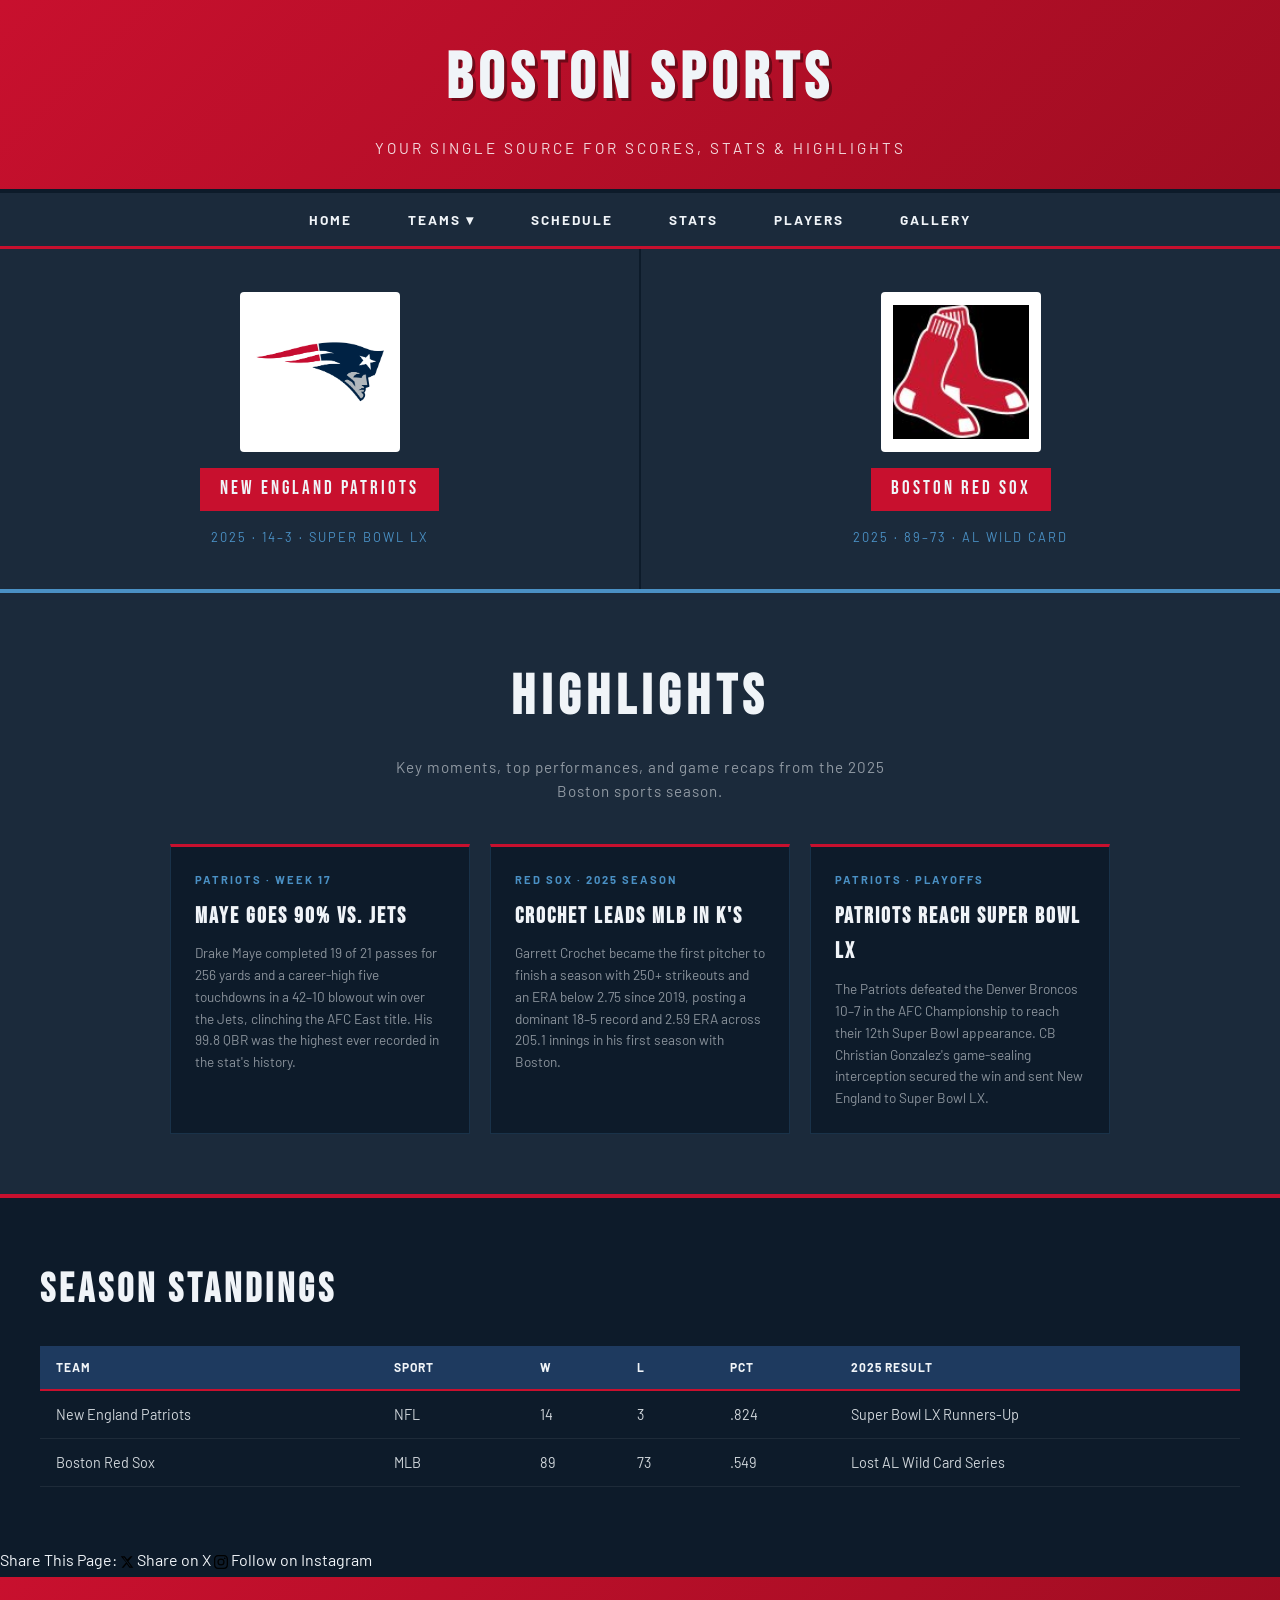
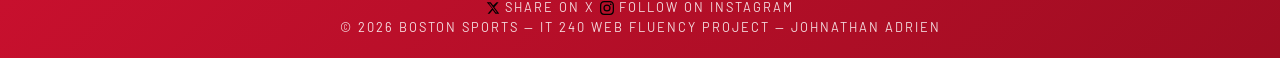
<file: index.html>
<!DOCTYPE html>
<html lang="en">
<head>
  <meta charset="UTF-8" />
  <meta name="viewport" content="width=device-width, initial-scale=1.0"/>
  <title>Boston Sports</title>
  <link href="https://fonts.googleapis.com/css2?family=Bebas+Neue&family=Barlow:wght@400;600;700&display=swap" rel="stylesheet"/>
  <style>
    :root {
      --red:        #C8102E;
      --navy:       #0D1B2A;
      --navy-mid:   #1B2A3B;
      --navy-light: #1e3a5f;
      --white:      #F0F4F8;
      --accent:     #4A90C4;
    }
    *, *::before, *::after { box-sizing: border-box; margin: 0; padding: 0; }
    body { font-family: 'Barlow', sans-serif; background-color: var(--navy); color: var(--white); line-height: 1.6; }
    a { text-decoration: none; color: inherit; }

    header { background: linear-gradient(135deg, var(--red) 0%, #a00d22 100%); padding: 28px 40px; text-align: center; border-bottom: 4px solid var(--navy); }
    header h1 { font-family: 'Bebas Neue', sans-serif; font-size: 4rem; letter-spacing: 6px; color: var(--white); text-shadow: 3px 3px 0px rgba(0,0,0,0.4); }
    header p { font-size: 0.95rem; color: rgba(255,255,255,0.85); letter-spacing: 3px; text-transform: uppercase; margin-top: 6px; }

    nav { background-color: var(--navy-mid); border-bottom: 3px solid var(--red); position: sticky; top: 0; z-index: 100; }
    nav ul { display: flex; list-style: none; justify-content: center; }
    nav ul li { position: relative; }
    nav ul li a { display: block; padding: 16px 28px; font-weight: 700; font-size: 0.85rem; letter-spacing: 2px; text-transform: uppercase; color: var(--white); transition: background 0.2s; }
    nav ul li a:hover { background-color: var(--red); }
    nav ul li .dropdown { display: none; position: absolute; top: 100%; left: 0; background-color: var(--navy-light); border-top: 3px solid var(--red); min-width: 160px; z-index: 200; }
    nav ul li .dropdown li a { padding: 12px 20px; font-size: 0.8rem; border-bottom: 1px solid rgba(255,255,255,0.08); }
    nav ul li:hover .dropdown { display: block; }

    .hero { display: flex; height: 340px; overflow: hidden; }
    .hero-image { flex: 1; background-color: var(--navy-mid); display: flex; flex-direction: column; align-items: center; justify-content: center; gap: 16px; border-right: 2px solid var(--navy); position: relative; overflow: hidden; transition: background 0.3s; }
    .hero-image:hover { background-color: var(--navy-light); }
    .hero-image:last-child { border-right: none; }
    .hero-image-logo { width: 160px; height: 160px; background-color: #ffffff; border-radius: 4px; display: flex; align-items: center; justify-content: center; padding: 12px; }
    .hero-image-logo img { width: 100%; height: 100%; object-fit: contain; }
    .hero-image-label { background-color: var(--red); color: var(--white); font-family: 'Bebas Neue', sans-serif; font-size: 1.2rem; letter-spacing: 3px; padding: 6px 20px; }
    .hero-image .hero-record { font-size: 0.8rem; letter-spacing: 2px; text-transform: uppercase; color: var(--accent); }

    .highlights { background-color: var(--navy-mid); padding: 60px 40px; text-align: center; border-top: 4px solid var(--accent); }
    .highlights h2 { font-family: 'Bebas Neue', sans-serif; font-size: 3.5rem; letter-spacing: 6px; color: var(--white); margin-bottom: 12px; }
    .highlights > p { color: rgba(240,244,248,0.55); font-size: 0.95rem; letter-spacing: 1px; max-width: 500px; margin: 0 auto; }
    .highlights-grid { display: flex; gap: 20px; margin-top: 40px; flex-wrap: wrap; justify-content: center; }
    .highlight-card { background-color: var(--navy); border: 1px solid rgba(74,144,196,0.2); border-top: 3px solid var(--red); padding: 24px; flex: 1; min-width: 220px; max-width: 300px; text-align: left; }
    .highlight-card .tag { font-size: 0.7rem; letter-spacing: 2px; text-transform: uppercase; color: var(--accent); font-weight: 700; margin-bottom: 10px; }
    .highlight-card h3 { font-family: 'Bebas Neue', sans-serif; font-size: 1.4rem; letter-spacing: 2px; margin-bottom: 8px; color: var(--white); }
    .highlight-card p { font-size: 0.85rem; color: rgba(240,244,248,0.55); line-height: 1.6; }

    .stats-preview { padding: 60px 40px; background-color: var(--navy); border-top: 4px solid var(--red); }
    .stats-preview h2 { font-family: 'Bebas Neue', sans-serif; font-size: 2.5rem; letter-spacing: 4px; margin-bottom: 24px; color: var(--white); }
    .stats-table { width: 100%; border-collapse: collapse; font-size: 0.9rem; }
    .stats-table th { background-color: var(--navy-light); color: var(--white); padding: 12px 16px; text-align: left; font-weight: 700; letter-spacing: 1px; text-transform: uppercase; font-size: 0.75rem; border-bottom: 2px solid var(--red); }
    .stats-table td { padding: 12px 16px; border-bottom: 1px solid rgba(255,255,255,0.07); color: rgba(240,244,248,0.85); }
    .stats-table tr:hover td { background-color: var(--navy-mid); }

    footer { background: linear-gradient(135deg, var(--red) 0%, #a00d22 100%); text-align: center; padding: 20px 40px; font-size: 0.8rem; letter-spacing: 2px; text-transform: uppercase; color: rgba(255,255,255,0.85); border-top: 4px solid var(--navy); }

    @media (max-width: 768px) {
      header h1 { font-size: 2.5rem; }
      nav ul { flex-wrap: wrap; justify-content: flex-start; }
      nav ul li a { padding: 12px 16px; font-size: 0.75rem; }
      .hero { flex-direction: column; height: auto; }
      .hero-image { height: 180px; border-right: none; border-bottom: 2px solid var(--navy); }
      .highlights, .stats-preview { padding: 40px 20px; }
      .highlights h2 { font-size: 2.5rem; }
      .stats-table { font-size: 0.8rem; }
      .stats-table th, .stats-table td { padding: 10px; }
    }
  </style>
</head>
<body>

  <header>
    <h1>Boston Sports</h1>
    <p>Your single source for scores, stats &amp; highlights</p>
  </header>

  <nav>
    <ul>
      <li><a href="index.html">Home</a></li>
      <li>
        <a href="teams.html">Teams ▾</a>
        <ul class="dropdown">
          <li><a href="teams.html">Football</a></li>
          <li><a href="teams.html">Baseball</a></li>
        </ul>
      </li>
      <li><a href="schedule.html">Schedule</a></li>
      <li><a href="stats.html">Stats</a></li>
      <li><a href="players.html">Players</a></li>
      <li><a href="gallery.html">Gallery</a></li>
    </ul>
  </nav>

  <section class="hero">
    <div class="hero-image">
      <div class="hero-image-logo"><img src="images/New_England_Patriots_Logo.png" alt="New England Patriots"></div>
      <span class="hero-image-label">New England Patriots</span>
      <span class="hero-record">2025 · 14–3 · Super Bowl LX</span>
    </div>
    <div class="hero-image">
      <div class="hero-image-logo"><img src="images/Boston_Red_Sox_Logo.png" alt="Boston Red Sox"></div>
      <span class="hero-image-label">Boston Red Sox</span>
      <span class="hero-record">2025 · 89–73 · AL Wild Card</span>
    </div>
  </section>

  <section class="highlights">
    <h2>Highlights</h2>
    <p>Key moments, top performances, and game recaps from the 2025 Boston sports season.</p>
    <div class="highlights-grid">
      <div class="highlight-card">
        <div class="tag">Patriots · Week 17</div>
        <h3>Maye Goes 90% vs. Jets</h3>
        <p>Drake Maye completed 19 of 21 passes for 256 yards and a career-high five touchdowns in a 42–10 blowout win over the Jets, clinching the AFC East title. His 99.8 QBR was the highest ever recorded in the stat's history.</p>
      </div>
      <div class="highlight-card">
        <div class="tag">Red Sox · 2025 Season</div>
        <h3>Crochet Leads MLB in K's</h3>
        <p>Garrett Crochet became the first pitcher to finish a season with 250+ strikeouts and an ERA below 2.75 since 2019, posting a dominant 18–5 record and 2.59 ERA across 205.1 innings in his first season with Boston.</p>
      </div>
      <div class="highlight-card">
        <div class="tag">Patriots · Playoffs</div>
        <h3>Patriots Reach Super Bowl LX</h3>
        <p>The Patriots defeated the Denver Broncos 10–7 in the AFC Championship to reach their 12th Super Bowl appearance. CB Christian Gonzalez's game-sealing interception secured the win and sent New England to Super Bowl LX.</p>
      </div>
    </div>
  </section>

  <section class="stats-preview">
    <h2>Season Standings</h2>
    <table class="stats-table">
      <thead><tr><th>Team</th><th>Sport</th><th>W</th><th>L</th><th>Pct</th><th>2025 Result</th></tr></thead>
      <tbody>
        <tr><td>New England Patriots</td><td>NFL</td><td>14</td><td>3</td><td>.824</td><td>Super Bowl LX Runners-Up</td></tr>
        <tr><td>Boston Red Sox</td><td>MLB</td><td>89</td><td>73</td><td>.549</td><td>Lost AL Wild Card Series</td></tr>
      </tbody>
    </table>
  </section>

  <!-- ── SHARE BAR ── -->
  <div class="share-bar">
    <span>Share This Page:</span>
    <a class="share-x" href="https://twitter.com/intent/tweet?text=Check+out+Boston+Sports!&url=https://mr2tymes.github.io/boston-sports/" target="_blank" rel="noopener">
      <svg viewBox="0 0 24 24" width="14" height="14" style="display:inline-block;vertical-align:middle;"><path d="M18.244 2.25h3.308l-7.227 8.26 8.502 11.24H16.17l-4.714-6.231-5.401 6.231H2.743l7.73-8.835L1.254 2.25H8.08l4.259 5.636 5.905-5.636Zm-1.161 17.52h1.833L7.084 4.126H5.117z"/></svg>
      Share on X
    </a>
    <a class="share-ig" href="https://www.instagram.com/redsox/" target="_blank" rel="noopener">
      <svg viewBox="0 0 24 24" width="14" height="14" style="display:inline-block;vertical-align:middle;"><path d="M12 2.163c3.204 0 3.584.012 4.85.07 3.252.148 4.771 1.691 4.919 4.919.058 1.265.069 1.645.069 4.849 0 3.205-.012 3.584-.069 4.849-.149 3.225-1.664 4.771-4.919 4.919-1.266.058-1.644.07-4.85.07-3.204 0-3.584-.012-4.849-.07-3.26-.149-4.771-1.699-4.919-4.92-.058-1.265-.07-1.644-.07-4.849 0-3.204.013-3.583.07-4.849.149-3.227 1.664-4.771 4.919-4.919 1.266-.057 1.645-.069 4.849-.069zM12 0C8.741 0 8.333.014 7.053.072 2.695.272.273 2.69.073 7.052.014 8.333 0 8.741 0 12c0 3.259.014 3.668.072 4.948.2 4.358 2.618 6.78 6.98 6.98C8.333 23.986 8.741 24 12 24c3.259 0 3.668-.014 4.948-.072 4.354-.2 6.782-2.618 6.979-6.98.059-1.28.073-1.689.073-4.948 0-3.259-.014-3.667-.072-4.947-.196-4.354-2.617-6.78-6.979-6.98C15.668.014 15.259 0 12 0zm0 5.838a6.162 6.162 0 100 12.324 6.162 6.162 0 000-12.324zM12 16a4 4 0 110-8 4 4 0 010 8zm6.406-11.845a1.44 1.44 0 100 2.881 1.44 1.44 0 000-2.881z"/></svg>
      Follow on Instagram
    </a>
  </div>

  <footer>
    <div class="footer-social">
      <a href="https://twitter.com/intent/tweet?text=Check+out+Boston+Sports!&url=https://mr2tymes.github.io/boston-sports/" target="_blank" rel="noopener">
        <svg viewBox="0 0 24 24" width="14" height="14" style="display:inline-block;vertical-align:middle;"><path d="M18.244 2.25h3.308l-7.227 8.26 8.502 11.24H16.17l-4.714-6.231-5.401 6.231H2.743l7.73-8.835L1.254 2.25H8.08l4.259 5.636 5.905-5.636Zm-1.161 17.52h1.833L7.084 4.126H5.117z"/></svg>
        Share on X
      </a>
      <a href="https://www.instagram.com/redsox/" target="_blank" rel="noopener">
        <svg viewBox="0 0 24 24" width="14" height="14" style="display:inline-block;vertical-align:middle;"><path d="M12 2.163c3.204 0 3.584.012 4.85.07 3.252.148 4.771 1.691 4.919 4.919.058 1.265.069 1.645.069 4.849 0 3.205-.012 3.584-.069 4.849-.149 3.225-1.664 4.771-4.919 4.919-1.266.058-1.644.07-4.85.07-3.204 0-3.584-.012-4.849-.07-3.26-.149-4.771-1.699-4.919-4.92-.058-1.265-.07-1.644-.07-4.849 0-3.204.013-3.583.07-4.849.149-3.227 1.664-4.771 4.919-4.919 1.266-.057 1.645-.069 4.849-.069zM12 0C8.741 0 8.333.014 7.053.072 2.695.272.273 2.69.073 7.052.014 8.333 0 8.741 0 12c0 3.259.014 3.668.072 4.948.2 4.358 2.618 6.78 6.98 6.98C8.333 23.986 8.741 24 12 24c3.259 0 3.668-.014 4.948-.072 4.354-.2 6.782-2.618 6.979-6.98.059-1.28.073-1.689.073-4.948 0-3.259-.014-3.667-.072-4.947-.196-4.354-2.617-6.78-6.979-6.98C15.668.014 15.259 0 12 0zm0 5.838a6.162 6.162 0 100 12.324 6.162 6.162 0 000-12.324zM12 16a4 4 0 110-8 4 4 0 010 8zm6.406-11.845a1.44 1.44 0 100 2.881 1.44 1.44 0 000-2.881z"/></svg>
        Follow on Instagram
      </a>
    </div>
    <p>&copy; 2026 Boston Sports &mdash; IT 240 Web Fluency Project &mdash; Johnathan Adrien</p>
  </footer>

</body>
</html>
</file>
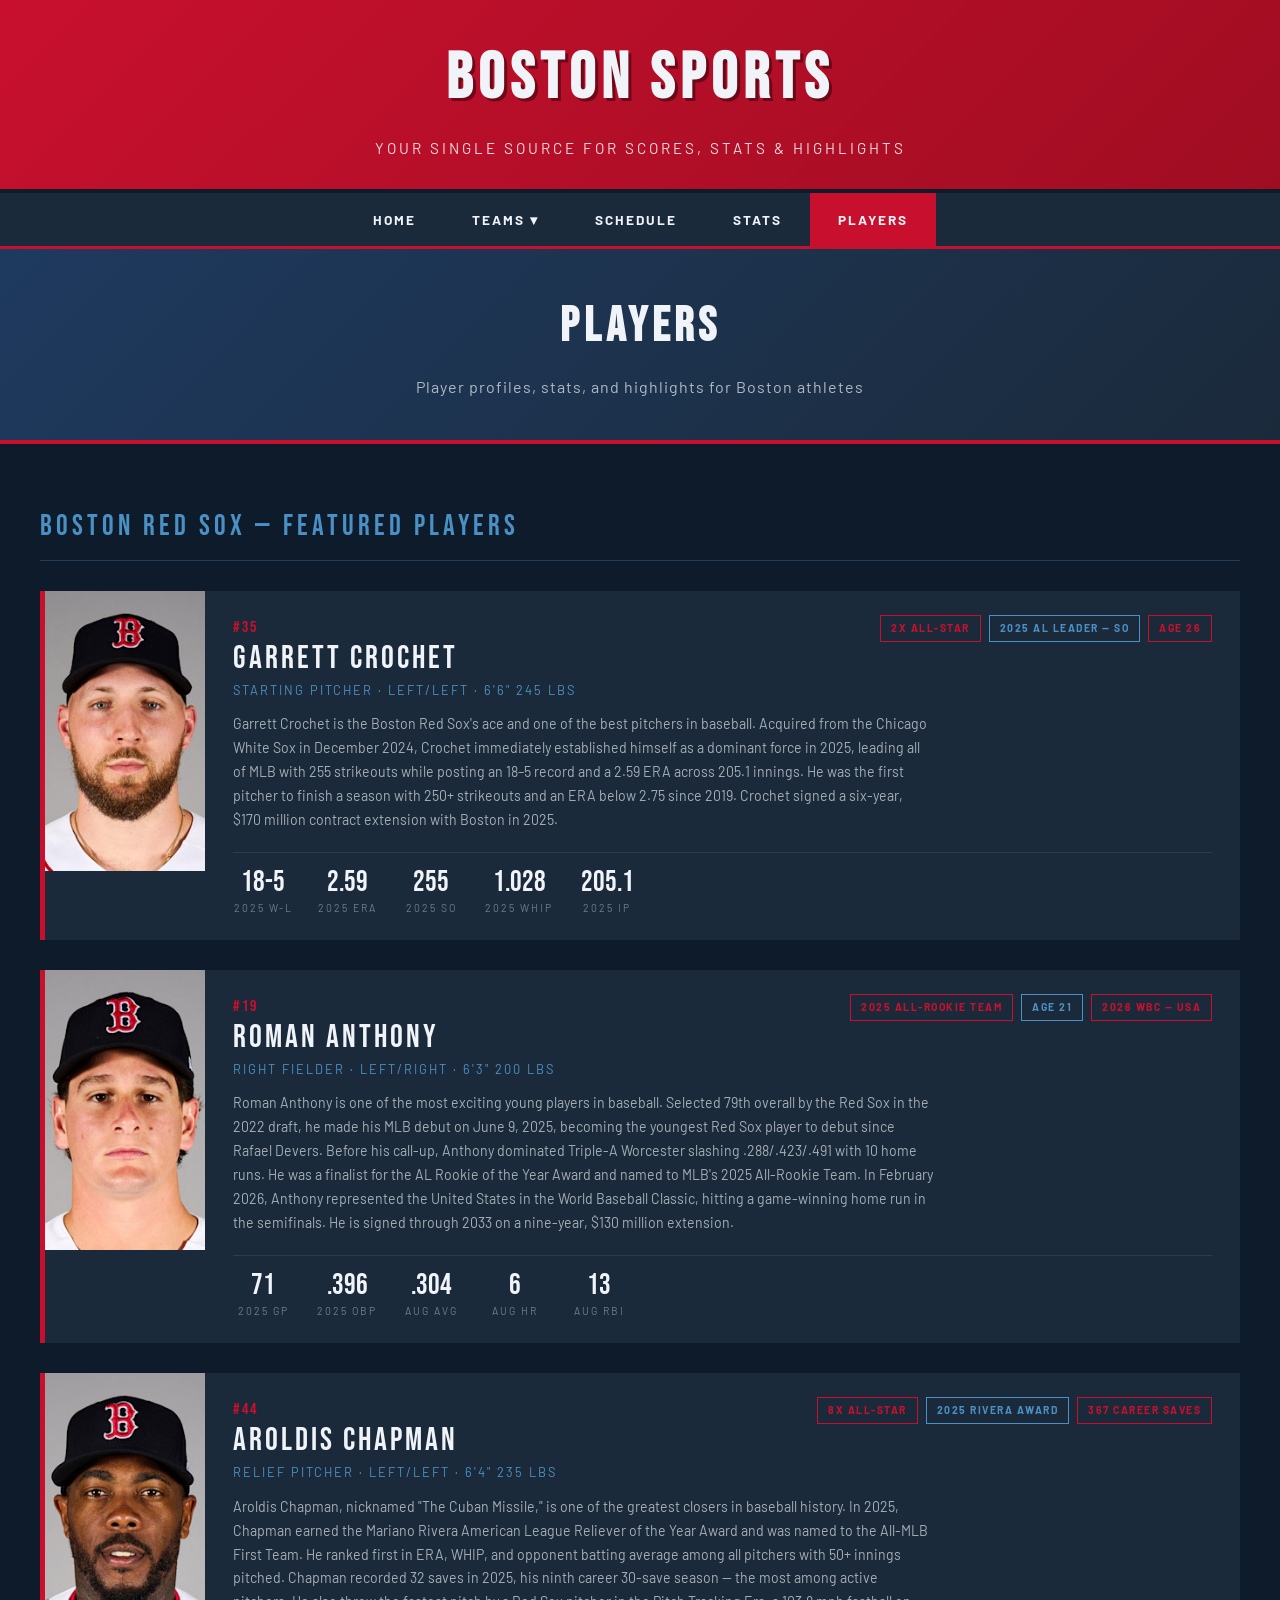
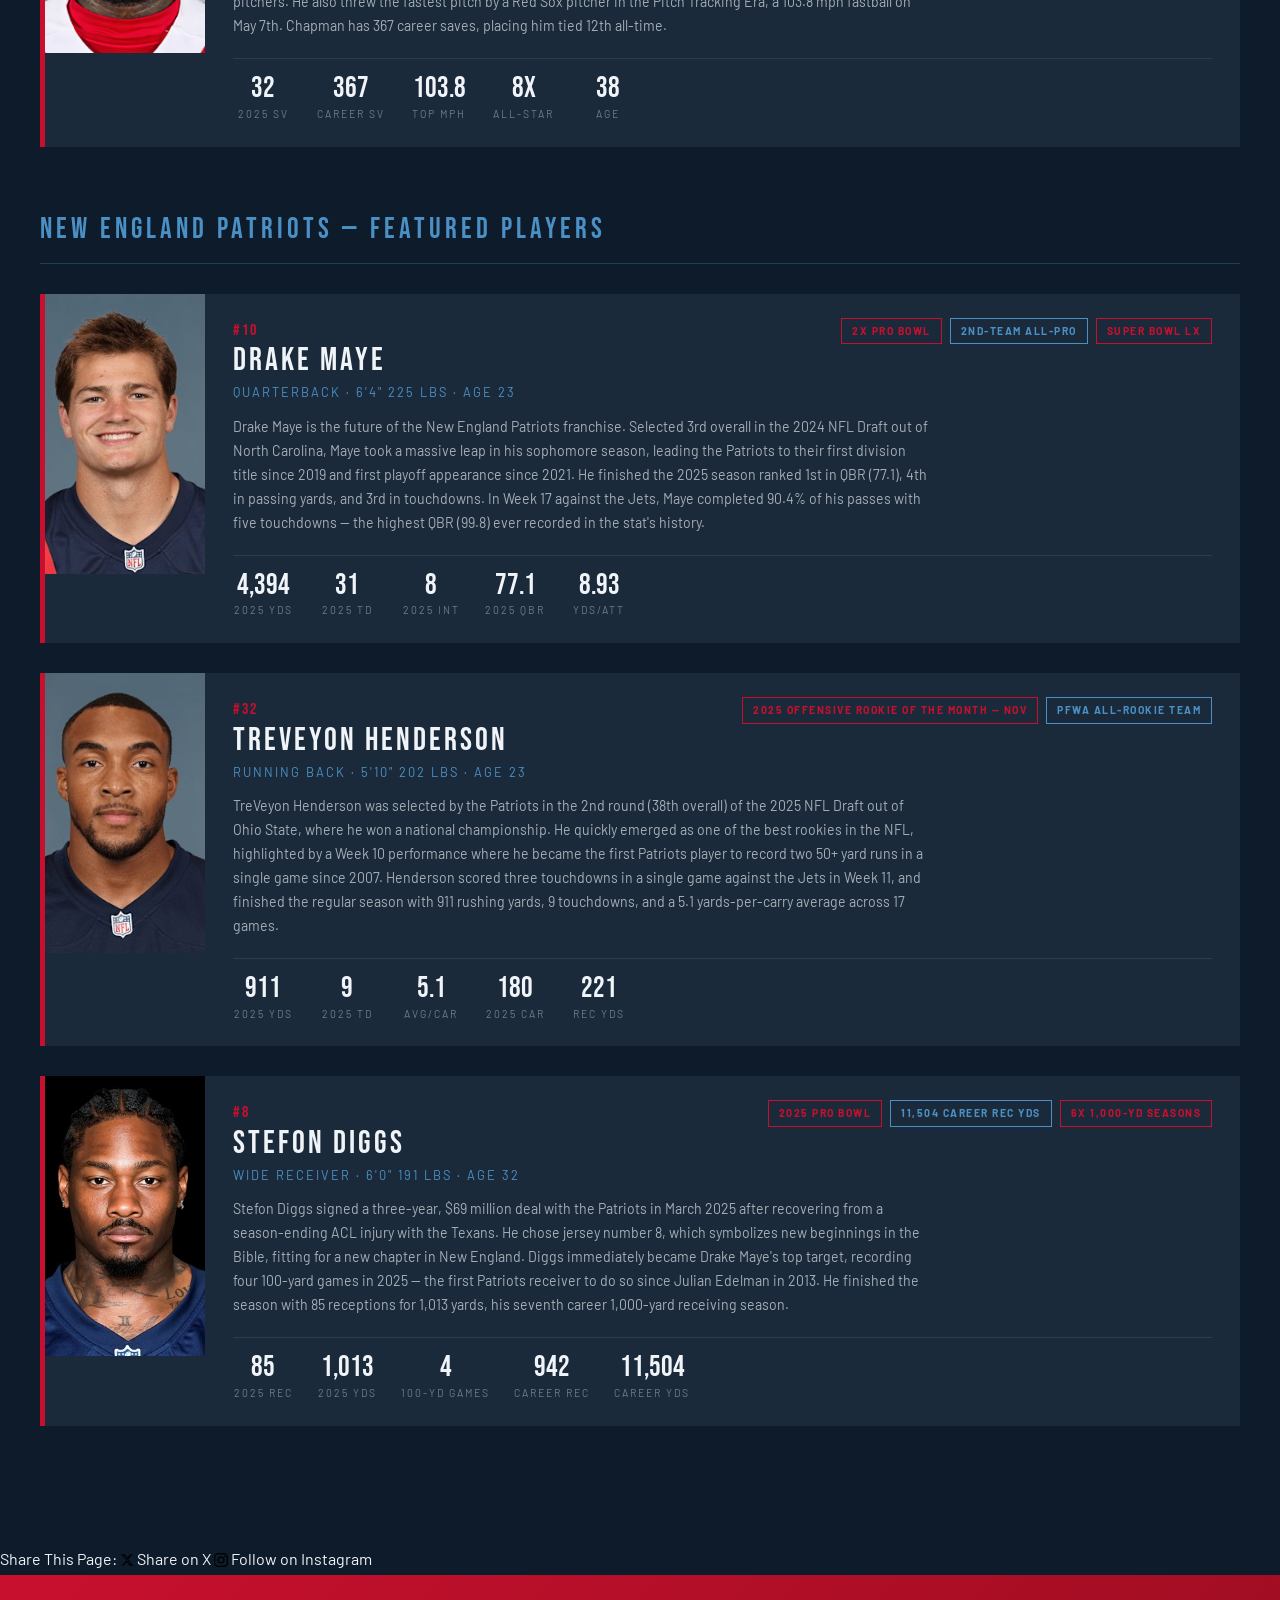
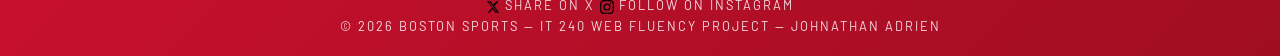
<file: players.html>
<!DOCTYPE html>
<html lang="en">
<head>
  <meta charset="UTF-8" />
  <meta name="viewport" content="width=device-width, initial-scale=1.0"/>
  <title>Boston Sports | Players</title>
  <link href="https://fonts.googleapis.com/css2?family=Bebas+Neue&family=Barlow:wght@400;600;700&display=swap" rel="stylesheet"/>
  <style>
    :root { --red: #C8102E; --navy: #0D1B2A; --navy-mid: #1B2A3B; --navy-light: #1e3a5f; --white: #F0F4F8; --accent: #4A90C4; }
    *, *::before, *::after { box-sizing: border-box; margin: 0; padding: 0; }
    body { font-family: 'Barlow', sans-serif; background-color: var(--navy); color: var(--white); line-height: 1.6; }
    a { text-decoration: none; color: inherit; }

    header { background: linear-gradient(135deg, var(--red) 0%, #a00d22 100%); padding: 28px 40px; text-align: center; border-bottom: 4px solid var(--navy); }
    header h1 { font-family: 'Bebas Neue', sans-serif; font-size: 4rem; letter-spacing: 6px; color: var(--white); text-shadow: 3px 3px 0px rgba(0,0,0,0.4); }
    header p { font-size: 0.95rem; color: rgba(255,255,255,0.85); letter-spacing: 3px; text-transform: uppercase; margin-top: 6px; }

    nav { background-color: var(--navy-mid); border-bottom: 3px solid var(--red); position: sticky; top: 0; z-index: 100; }
    nav ul { display: flex; list-style: none; justify-content: center; }
    nav ul li { position: relative; }
    nav ul li a { display: block; padding: 16px 28px; font-weight: 700; font-size: 0.85rem; letter-spacing: 2px; text-transform: uppercase; color: var(--white); transition: background 0.2s; }
    nav ul li a:hover, nav ul li a.active { background-color: var(--red); }
    nav ul li .dropdown { display: none; position: absolute; top: 100%; left: 0; background-color: var(--navy-light); border-top: 3px solid var(--red); min-width: 160px; z-index: 200; }
    nav ul li .dropdown li a { padding: 12px 20px; font-size: 0.8rem; border-bottom: 1px solid rgba(255,255,255,0.08); }
    nav ul li:hover .dropdown { display: block; }

    .page-hero { background: linear-gradient(135deg, var(--navy-light) 0%, var(--navy-mid) 100%); padding: 40px; text-align: center; border-bottom: 4px solid var(--red); }
    .page-hero h2 { font-family: 'Bebas Neue', sans-serif; font-size: 3rem; letter-spacing: 5px; color: var(--white); }
    .page-hero p { color: rgba(240,244,248,0.7); margin-top: 8px; letter-spacing: 1px; }

    .players-container { padding: 60px 40px; }
    .team-label { font-family: 'Bebas Neue', sans-serif; font-size: 1.8rem; letter-spacing: 4px; color: var(--accent); margin-bottom: 30px; border-bottom: 1px solid rgba(74,144,196,0.3); padding-bottom: 10px; }

    /* ── FEATURED PLAYER CARDS ── */
    .featured-players { display: flex; flex-direction: column; gap: 30px; margin-bottom: 60px; }

    .player-profile { background-color: var(--navy-mid); border-left: 5px solid var(--red); display: flex; gap: 0; overflow: hidden; }

    .player-photo-box { width: 160px; height: 280px; background-color: var(--navy-light); display: flex; align-items: center; justify-content: center; font-size: 0.75rem; letter-spacing: 2px; color: rgba(255,255,255,0.2); text-transform: uppercase; flex-shrink: 0; text-align: center; overflow: hidden; }
    .player-photo-box img { width: 100%; height: 100%; object-fit: cover; object-position: center top; display: block; }

    .player-details { padding: 24px 28px; flex: 1; }

    .player-top { display: flex; align-items: flex-start; justify-content: space-between; flex-wrap: wrap; gap: 12px; margin-bottom: 12px; }

    .player-name-block .number { font-family: 'Bebas Neue', sans-serif; font-size: 1rem; color: var(--red); letter-spacing: 2px; }
    .player-name-block .name { font-family: 'Bebas Neue', sans-serif; font-size: 2rem; letter-spacing: 3px; color: var(--white); line-height: 1.1; }
    .player-name-block .position { font-size: 0.8rem; letter-spacing: 2px; text-transform: uppercase; color: var(--accent); margin-top: 4px; }

    .player-badges { display: flex; gap: 8px; flex-wrap: wrap; }
    .badge { font-size: 0.65rem; font-weight: 700; letter-spacing: 1.5px; text-transform: uppercase; padding: 4px 10px; border: 1px solid var(--accent); color: var(--accent); }
    .badge.red { border-color: var(--red); color: var(--red); }

    .player-bio { font-size: 0.88rem; color: rgba(240,244,248,0.65); line-height: 1.7; margin-bottom: 20px; max-width: 700px; }

    .player-stat-row { display: flex; gap: 24px; flex-wrap: wrap; padding-top: 16px; border-top: 1px solid rgba(255,255,255,0.08); }
    .stat-box { display: flex; flex-direction: column; align-items: center; min-width: 60px; }
    .stat-box .val { font-family: 'Bebas Neue', sans-serif; font-size: 1.8rem; color: var(--white); line-height: 1; }
    .stat-box .lbl { font-size: 0.65rem; letter-spacing: 2px; text-transform: uppercase; color: rgba(240,244,248,0.4); margin-top: 2px; }

    /* Patriots placeholder grid */
    .players-grid { display: grid; grid-template-columns: repeat(auto-fill, minmax(220px, 1fr)); gap: 20px; margin-bottom: 60px; }
    .player-card { background-color: var(--navy-mid); border-top: 4px solid var(--red); overflow: hidden; }
    .player-card-photo { width: 100%; height: 160px; background-color: var(--navy-light); display: flex; align-items: center; justify-content: center; font-size: 0.7rem; letter-spacing: 2px; color: rgba(255,255,255,0.2); text-transform: uppercase; }
    .player-card-info { padding: 16px; }
    .player-card-info .num { font-family: 'Bebas Neue', sans-serif; font-size: 1.8rem; color: var(--red); line-height: 1; }
    .player-card-info .nm { font-family: 'Bebas Neue', sans-serif; font-size: 1.2rem; letter-spacing: 2px; color: var(--white); }
    .player-card-info .pos { font-size: 0.7rem; letter-spacing: 2px; text-transform: uppercase; color: var(--accent); }
    .player-card-stats { display: flex; gap: 12px; margin-top: 10px; padding-top: 10px; border-top: 1px solid rgba(255,255,255,0.08); }
    .pc-stat .v { font-family: 'Bebas Neue', sans-serif; font-size: 1.1rem; color: var(--white); }
    .pc-stat .l { font-size: 0.6rem; letter-spacing: 1px; text-transform: uppercase; color: rgba(240,244,248,0.4); }

    footer { background: linear-gradient(135deg, var(--red) 0%, #a00d22 100%); text-align: center; padding: 20px 40px; font-size: 0.8rem; letter-spacing: 2px; text-transform: uppercase; color: rgba(255,255,255,0.85); border-top: 4px solid var(--navy); }

    @media (max-width: 768px) {
      header h1 { font-size: 2.5rem; }
      nav ul { flex-wrap: wrap; }
      nav ul li a { padding: 12px 16px; font-size: 0.75rem; }
      .players-container { padding: 30px 20px; }
      .player-profile { flex-direction: column; }
      .player-photo-box { width: 100%; height: 180px; }
      .player-stat-row { gap: 16px; }
    }
  </style>
</head>
<body>

  <header>
    <h1>Boston Sports</h1>
    <p>Your single source for scores, stats &amp; highlights</p>
  </header>

  <nav>
    <ul>
      <li><a href="index.html">Home</a></li>
      <li>
        <a href="teams.html">Teams ▾</a>
        <ul class="dropdown">
          <li><a href="teams.html">Football</a></li>
          <li><a href="teams.html">Baseball</a></li>
        </ul>
      </li>
      <li><a href="schedule.html">Schedule</a></li>
      <li><a href="stats.html">Stats</a></li>
      <li><a href="players.html" class="active">Players</a></li>
    </ul>
  </nav>

  <div class="page-hero">
    <h2>Players</h2>
    <p>Player profiles, stats, and highlights for Boston athletes</p>
  </div>

  <div class="players-container">

    <!-- ── RED SOX FEATURED PLAYERS ── -->
    <div class="team-label">Boston Red Sox — Featured Players</div>

    <div class="featured-players">

      <!-- GARRETT CROCHET -->
      <div class="player-profile">
        <div class="player-photo-box"><img src="images/Garrett_Crochet.jpg" alt="Garrett Crochet" ></div>
        <div class="player-details">
          <div class="player-top">
            <div class="player-name-block">
              <div class="number">#35</div>
              <div class="name">Garrett Crochet</div>
              <div class="position">Starting Pitcher · Left/Left · 6'6" 245 lbs</div>
            </div>
            <div class="player-badges">
              <span class="badge red">2x All-Star</span>
              <span class="badge">2025 AL Leader — SO</span>
              <span class="badge red">Age 26</span>
            </div>
          </div>
          <p class="player-bio">
            Garrett Crochet is the Boston Red Sox's ace and one of the best pitchers in baseball. Acquired from the Chicago White Sox in December 2024, Crochet immediately established himself as a dominant force in 2025, leading all of MLB with 255 strikeouts while posting an 18–5 record and a 2.59 ERA across 205.1 innings. He was the first pitcher to finish a season with 250+ strikeouts and an ERA below 2.75 since 2019. Crochet signed a six-year, $170 million contract extension with Boston in 2025.
          </p>
          <div class="player-stat-row">
            <div class="stat-box"><span class="val">18-5</span><span class="lbl">2025 W-L</span></div>
            <div class="stat-box"><span class="val">2.59</span><span class="lbl">2025 ERA</span></div>
            <div class="stat-box"><span class="val">255</span><span class="lbl">2025 SO</span></div>
            <div class="stat-box"><span class="val">1.028</span><span class="lbl">2025 WHIP</span></div>
            <div class="stat-box"><span class="val">205.1</span><span class="lbl">2025 IP</span></div>
          </div>
        </div>
      </div>

      <!-- ROMAN ANTHONY -->
      <div class="player-profile">
        <div class="player-photo-box"><img src="images/Roman_Anthony.jpg" alt="Roman Anthony" ></div>
        <div class="player-details">
          <div class="player-top">
            <div class="player-name-block">
              <div class="number">#19</div>
              <div class="name">Roman Anthony</div>
              <div class="position">Right Fielder · Left/Right · 6'3" 200 lbs</div>
            </div>
            <div class="player-badges">
              <span class="badge red">2025 All-Rookie Team</span>
              <span class="badge">Age 21</span>
              <span class="badge red">2026 WBC — USA</span>
            </div>
          </div>
          <p class="player-bio">
            Roman Anthony is one of the most exciting young players in baseball. Selected 79th overall by the Red Sox in the 2022 draft, he made his MLB debut on June 9, 2025, becoming the youngest Red Sox player to debut since Rafael Devers. Before his call-up, Anthony dominated Triple-A Worcester slashing .288/.423/.491 with 10 home runs. He was a finalist for the AL Rookie of the Year Award and named to MLB's 2025 All-Rookie Team. In February 2026, Anthony represented the United States in the World Baseball Classic, hitting a game-winning home run in the semifinals. He is signed through 2033 on a nine-year, $130 million extension.
          </p>
          <div class="player-stat-row">
            <div class="stat-box"><span class="val">71</span><span class="lbl">2025 GP</span></div>
            <div class="stat-box"><span class="val">.396</span><span class="lbl">2025 OBP</span></div>
            <div class="stat-box"><span class="val">.304</span><span class="lbl">Aug AVG</span></div>
            <div class="stat-box"><span class="val">6</span><span class="lbl">Aug HR</span></div>
            <div class="stat-box"><span class="val">13</span><span class="lbl">Aug RBI</span></div>
          </div>
        </div>
      </div>

      <!-- AROLDIS CHAPMAN -->
      <div class="player-profile">
        <div class="player-photo-box"><img src="images/Aroldis_Chapman.jpg" alt="Aroldis Chapman" ></div>
        <div class="player-details">
          <div class="player-top">
            <div class="player-name-block">
              <div class="number">#44</div>
              <div class="name">Aroldis Chapman</div>
              <div class="position">Relief Pitcher · Left/Left · 6'4" 235 lbs</div>
            </div>
            <div class="player-badges">
              <span class="badge red">8x All-Star</span>
              <span class="badge">2025 Rivera Award</span>
              <span class="badge red">367 Career Saves</span>
            </div>
          </div>
          <p class="player-bio">
            Aroldis Chapman, nicknamed "The Cuban Missile," is one of the greatest closers in baseball history. In 2025, Chapman earned the Mariano Rivera American League Reliever of the Year Award and was named to the All-MLB First Team. He ranked first in ERA, WHIP, and opponent batting average among all pitchers with 50+ innings pitched. Chapman recorded 32 saves in 2025, his ninth career 30-save season — the most among active pitchers. He also threw the fastest pitch by a Red Sox pitcher in the Pitch Tracking Era, a 103.8 mph fastball on May 7th. Chapman has 367 career saves, placing him tied 12th all-time.
          </p>
          <div class="player-stat-row">
            <div class="stat-box"><span class="val">32</span><span class="lbl">2025 SV</span></div>
            <div class="stat-box"><span class="val">367</span><span class="lbl">Career SV</span></div>
            <div class="stat-box"><span class="val">103.8</span><span class="lbl">Top MPH</span></div>
            <div class="stat-box"><span class="val">8x</span><span class="lbl">All-Star</span></div>
            <div class="stat-box"><span class="val">38</span><span class="lbl">Age</span></div>
          </div>
        </div>
      </div>

    </div>

    <!-- ── PATRIOTS FEATURED PLAYERS ── -->
    <div class="team-label">New England Patriots — Featured Players</div>

    <div class="featured-players">

      <!-- DRAKE MAYE -->
      <div class="player-profile">
        <div class="player-photo-box"><img src="images/Drake_Maye.png" alt="Drake Maye" ></div>
        <div class="player-details">
          <div class="player-top">
            <div class="player-name-block">
              <div class="number">#10</div>
              <div class="name">Drake Maye</div>
              <div class="position">Quarterback · 6'4" 225 lbs · Age 23</div>
            </div>
            <div class="player-badges">
              <span class="badge red">2x Pro Bowl</span>
              <span class="badge">2nd-Team All-Pro</span>
              <span class="badge red">Super Bowl LX</span>
            </div>
          </div>
          <p class="player-bio">
            Drake Maye is the future of the New England Patriots franchise. Selected 3rd overall in the 2024 NFL Draft out of North Carolina, Maye took a massive leap in his sophomore season, leading the Patriots to their first division title since 2019 and first playoff appearance since 2021. He finished the 2025 season ranked 1st in QBR (77.1), 4th in passing yards, and 3rd in touchdowns. In Week 17 against the Jets, Maye completed 90.4% of his passes with five touchdowns — the highest QBR (99.8) ever recorded in the stat's history.
          </p>
          <div class="player-stat-row">
            <div class="stat-box"><span class="val">4,394</span><span class="lbl">2025 YDS</span></div>
            <div class="stat-box"><span class="val">31</span><span class="lbl">2025 TD</span></div>
            <div class="stat-box"><span class="val">8</span><span class="lbl">2025 INT</span></div>
            <div class="stat-box"><span class="val">77.1</span><span class="lbl">2025 QBR</span></div>
            <div class="stat-box"><span class="val">8.93</span><span class="lbl">YDS/ATT</span></div>
          </div>
        </div>
      </div>

      <!-- TREVEYON HENDERSON -->
      <div class="player-profile">
        <div class="player-photo-box"><img src="images/TreyVeyon_Henderson.png" alt="TreVeyon Henderson" ></div>
        <div class="player-details">
          <div class="player-top">
            <div class="player-name-block">
              <div class="number">#32</div>
              <div class="name">TreVeyon Henderson</div>
              <div class="position">Running Back · 5'10" 202 lbs · Age 23</div>
            </div>
            <div class="player-badges">
              <span class="badge red">2025 Offensive Rookie of the Month — Nov</span>
              <span class="badge">PFWA All-Rookie Team</span>
            </div>
          </div>
          <p class="player-bio">
            TreVeyon Henderson was selected by the Patriots in the 2nd round (38th overall) of the 2025 NFL Draft out of Ohio State, where he won a national championship. He quickly emerged as one of the best rookies in the NFL, highlighted by a Week 10 performance where he became the first Patriots player to record two 50+ yard runs in a single game since 2007. Henderson scored three touchdowns in a single game against the Jets in Week 11, and finished the regular season with 911 rushing yards, 9 touchdowns, and a 5.1 yards-per-carry average across 17 games.
          </p>
          <div class="player-stat-row">
            <div class="stat-box"><span class="val">911</span><span class="lbl">2025 YDS</span></div>
            <div class="stat-box"><span class="val">9</span><span class="lbl">2025 TD</span></div>
            <div class="stat-box"><span class="val">5.1</span><span class="lbl">AVG/CAR</span></div>
            <div class="stat-box"><span class="val">180</span><span class="lbl">2025 CAR</span></div>
            <div class="stat-box"><span class="val">221</span><span class="lbl">REC YDS</span></div>
          </div>
        </div>
      </div>

      <!-- STEFON DIGGS -->
      <div class="player-profile">
        <div class="player-photo-box"><img src="images/Stefon_Diggs.png" alt="Stefon Diggs" ></div>
        <div class="player-details">
          <div class="player-top">
            <div class="player-name-block">
              <div class="number">#8</div>
              <div class="name">Stefon Diggs</div>
              <div class="position">Wide Receiver · 6'0" 191 lbs · Age 32</div>
            </div>
            <div class="player-badges">
              <span class="badge red">2025 Pro Bowl</span>
              <span class="badge">11,504 Career REC YDS</span>
              <span class="badge red">6x 1,000-YD Seasons</span>
            </div>
          </div>
          <p class="player-bio">
            Stefon Diggs signed a three-year, $69 million deal with the Patriots in March 2025 after recovering from a season-ending ACL injury with the Texans. He chose jersey number 8, which symbolizes new beginnings in the Bible, fitting for a new chapter in New England. Diggs immediately became Drake Maye's top target, recording four 100-yard games in 2025 — the first Patriots receiver to do so since Julian Edelman in 2013. He finished the season with 85 receptions for 1,013 yards, his seventh career 1,000-yard receiving season.
          </p>
          <div class="player-stat-row">
            <div class="stat-box"><span class="val">85</span><span class="lbl">2025 REC</span></div>
            <div class="stat-box"><span class="val">1,013</span><span class="lbl">2025 YDS</span></div>
            <div class="stat-box"><span class="val">4</span><span class="lbl">100-YD Games</span></div>
            <div class="stat-box"><span class="val">942</span><span class="lbl">Career REC</span></div>
            <div class="stat-box"><span class="val">11,504</span><span class="lbl">Career YDS</span></div>
          </div>
        </div>
      </div>

    </div>

  </div>

  <!-- ── SHARE BAR ── -->
  <div class="share-bar">
    <span>Share This Page:</span>
    <a class="share-x" href="https://twitter.com/intent/tweet?text=Check+out+Boston+Sports!&url=https://mr2tymes.github.io/boston-sports/" target="_blank" rel="noopener">
      <svg viewBox="0 0 24 24" width="14" height="14" style="display:inline-block;vertical-align:middle;"><path d="M18.244 2.25h3.308l-7.227 8.26 8.502 11.24H16.17l-4.714-6.231-5.401 6.231H2.743l7.73-8.835L1.254 2.25H8.08l4.259 5.636 5.905-5.636Zm-1.161 17.52h1.833L7.084 4.126H5.117z"/></svg>
      Share on X
    </a>
    <a class="share-ig" href="https://www.instagram.com/redsox/" target="_blank" rel="noopener">
      <svg viewBox="0 0 24 24" width="14" height="14" style="display:inline-block;vertical-align:middle;"><path d="M12 2.163c3.204 0 3.584.012 4.85.07 3.252.148 4.771 1.691 4.919 4.919.058 1.265.069 1.645.069 4.849 0 3.205-.012 3.584-.069 4.849-.149 3.225-1.664 4.771-4.919 4.919-1.266.058-1.644.07-4.85.07-3.204 0-3.584-.012-4.849-.07-3.26-.149-4.771-1.699-4.919-4.92-.058-1.265-.07-1.644-.07-4.849 0-3.204.013-3.583.07-4.849.149-3.227 1.664-4.771 4.919-4.919 1.266-.057 1.645-.069 4.849-.069zM12 0C8.741 0 8.333.014 7.053.072 2.695.272.273 2.69.073 7.052.014 8.333 0 8.741 0 12c0 3.259.014 3.668.072 4.948.2 4.358 2.618 6.78 6.98 6.98C8.333 23.986 8.741 24 12 24c3.259 0 3.668-.014 4.948-.072 4.354-.2 6.782-2.618 6.979-6.98.059-1.28.073-1.689.073-4.948 0-3.259-.014-3.667-.072-4.947-.196-4.354-2.617-6.78-6.979-6.98C15.668.014 15.259 0 12 0zm0 5.838a6.162 6.162 0 100 12.324 6.162 6.162 0 000-12.324zM12 16a4 4 0 110-8 4 4 0 010 8zm6.406-11.845a1.44 1.44 0 100 2.881 1.44 1.44 0 000-2.881z"/></svg>
      Follow on Instagram
    </a>
  </div>

  <footer>
    <div class="footer-social">
      <a href="https://twitter.com/intent/tweet?text=Check+out+Boston+Sports!&url=https://mr2tymes.github.io/boston-sports/" target="_blank" rel="noopener">
        <svg viewBox="0 0 24 24" width="14" height="14" style="display:inline-block;vertical-align:middle;"><path d="M18.244 2.25h3.308l-7.227 8.26 8.502 11.24H16.17l-4.714-6.231-5.401 6.231H2.743l7.73-8.835L1.254 2.25H8.08l4.259 5.636 5.905-5.636Zm-1.161 17.52h1.833L7.084 4.126H5.117z"/></svg>
        Share on X
      </a>
      <a href="https://www.instagram.com/redsox/" target="_blank" rel="noopener">
        <svg viewBox="0 0 24 24" width="14" height="14" style="display:inline-block;vertical-align:middle;"><path d="M12 2.163c3.204 0 3.584.012 4.85.07 3.252.148 4.771 1.691 4.919 4.919.058 1.265.069 1.645.069 4.849 0 3.205-.012 3.584-.069 4.849-.149 3.225-1.664 4.771-4.919 4.919-1.266.058-1.644.07-4.85.07-3.204 0-3.584-.012-4.849-.07-3.26-.149-4.771-1.699-4.919-4.92-.058-1.265-.07-1.644-.07-4.849 0-3.204.013-3.583.07-4.849.149-3.227 1.664-4.771 4.919-4.919 1.266-.057 1.645-.069 4.849-.069zM12 0C8.741 0 8.333.014 7.053.072 2.695.272.273 2.69.073 7.052.014 8.333 0 8.741 0 12c0 3.259.014 3.668.072 4.948.2 4.358 2.618 6.78 6.98 6.98C8.333 23.986 8.741 24 12 24c3.259 0 3.668-.014 4.948-.072 4.354-.2 6.782-2.618 6.979-6.98.059-1.28.073-1.689.073-4.948 0-3.259-.014-3.667-.072-4.947-.196-4.354-2.617-6.78-6.979-6.98C15.668.014 15.259 0 12 0zm0 5.838a6.162 6.162 0 100 12.324 6.162 6.162 0 000-12.324zM12 16a4 4 0 110-8 4 4 0 010 8zm6.406-11.845a1.44 1.44 0 100 2.881 1.44 1.44 0 000-2.881z"/></svg>
        Follow on Instagram
      </a>
    </div>
    <p>&copy; 2026 Boston Sports &mdash; IT 240 Web Fluency Project &mdash; Johnathan Adrien</p>
  </footer>

</body>
</html>
</file>
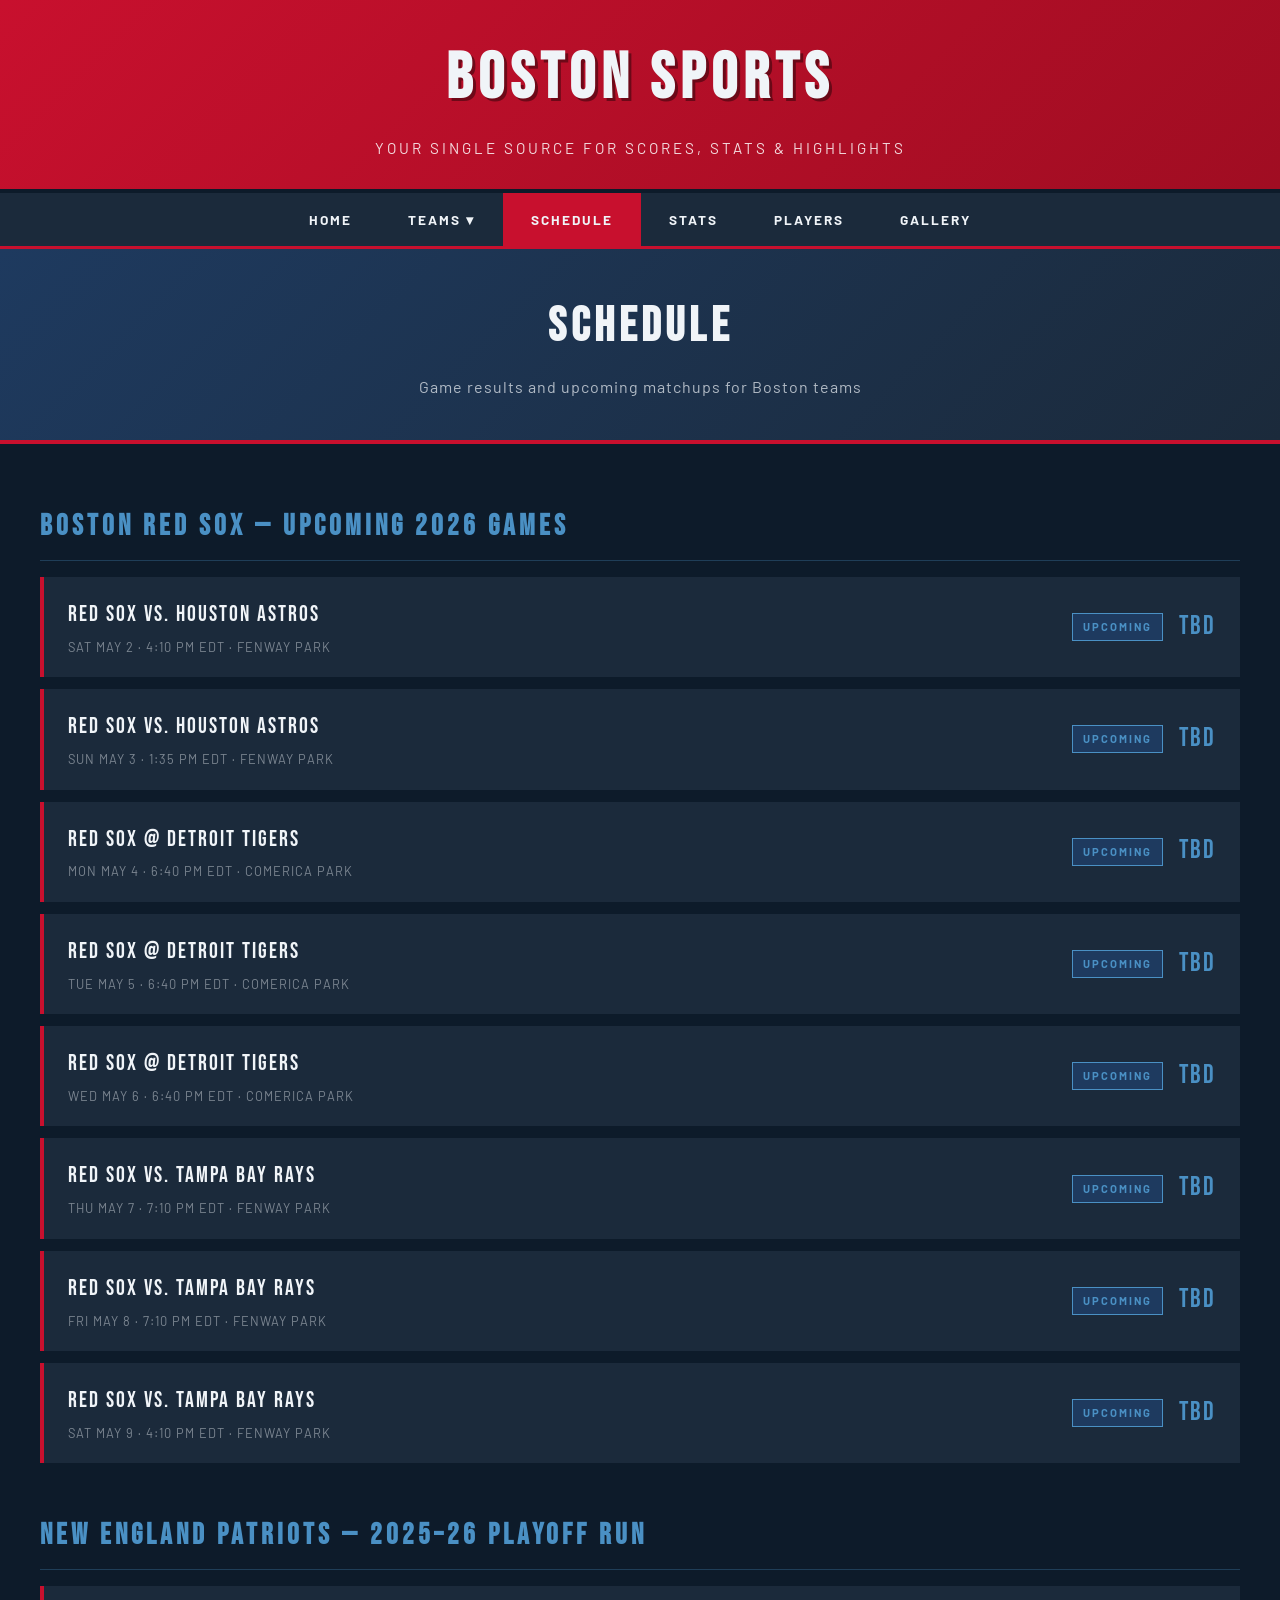
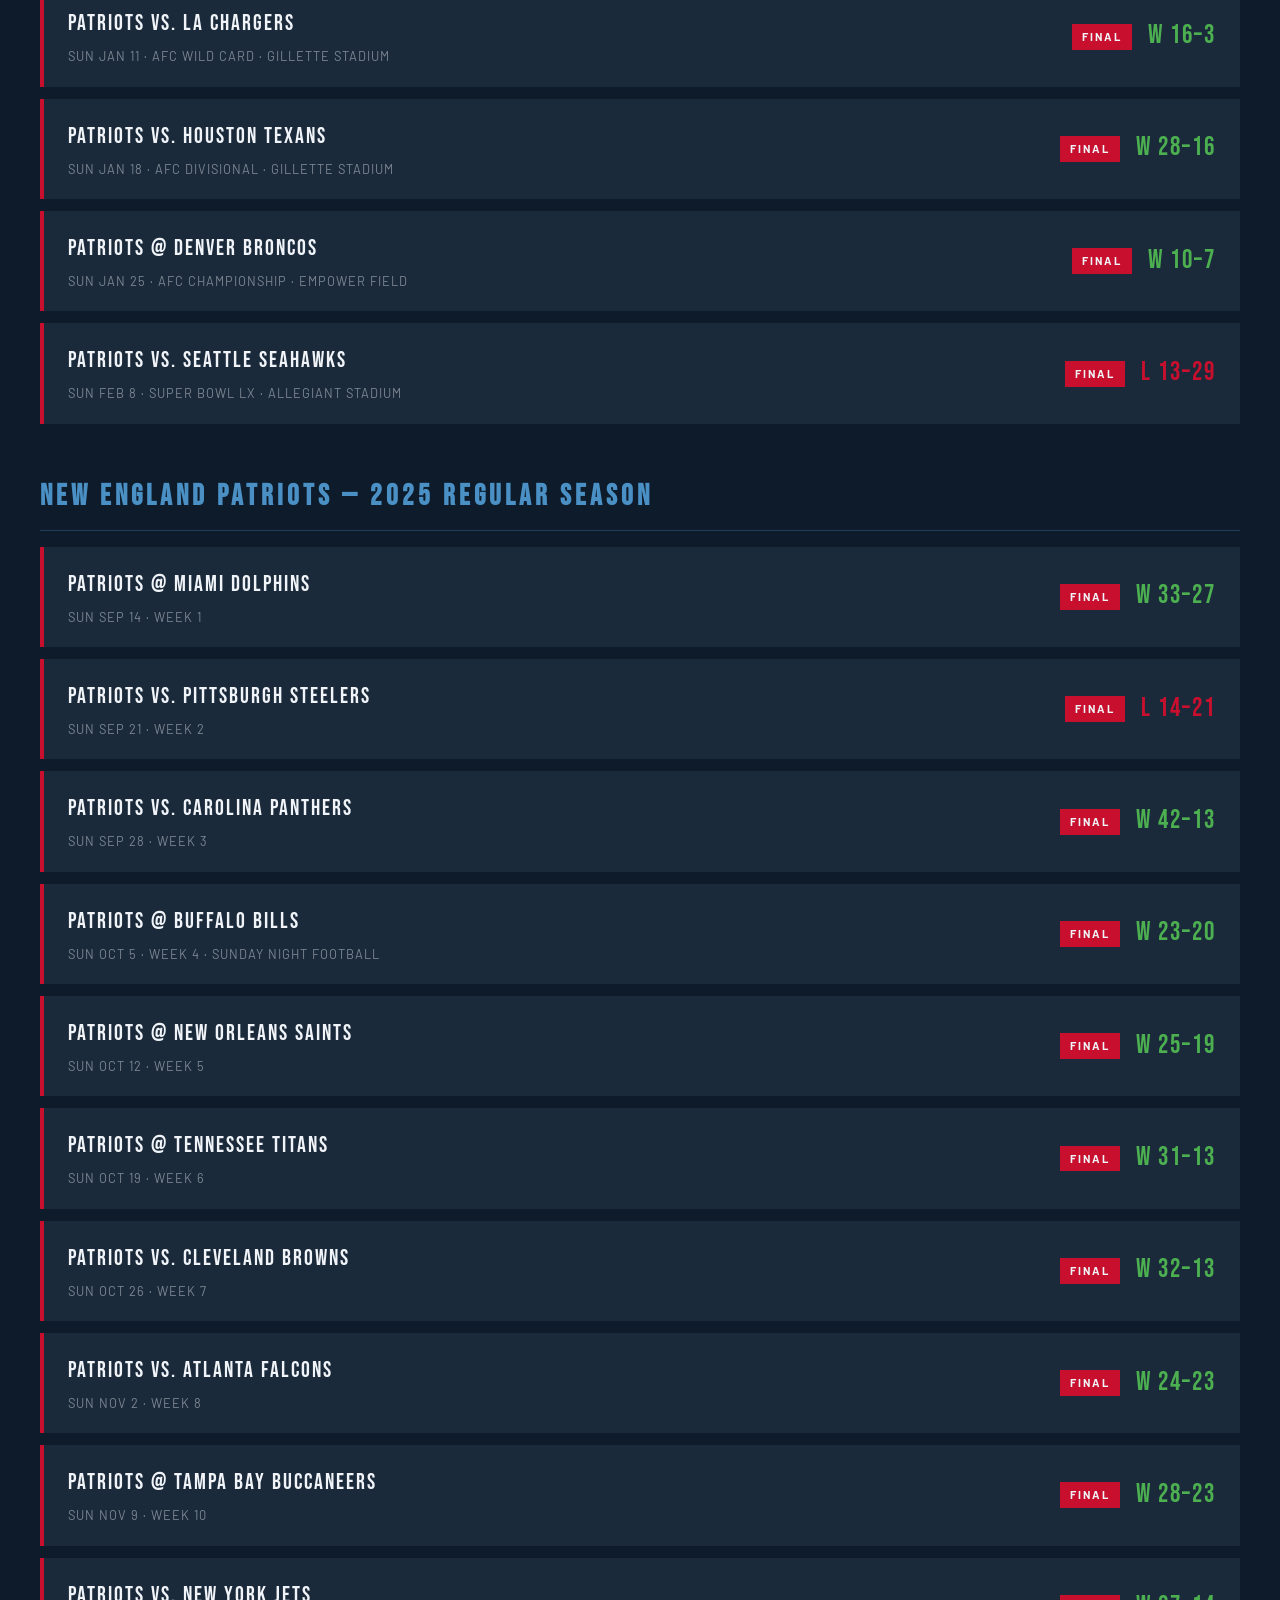
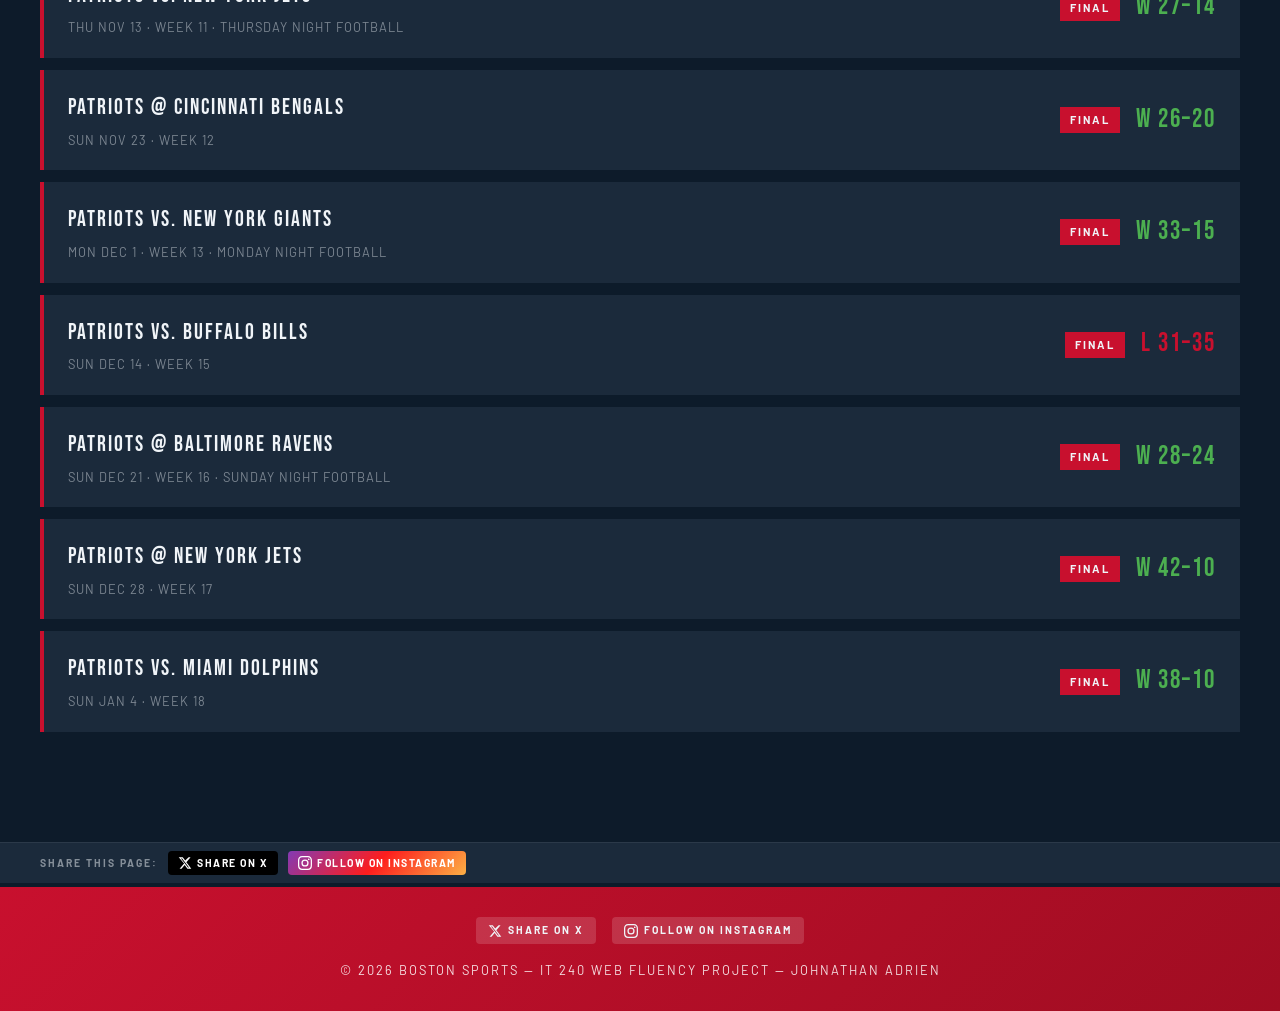
<file: schedule.html>
<!DOCTYPE html>
<html lang="en">
<head>
  <meta charset="UTF-8" />
  <meta name="viewport" content="width=device-width, initial-scale=1.0"/>
  <title>Boston Sports | Schedule</title>
  <link href="https://fonts.googleapis.com/css2?family=Bebas+Neue&family=Barlow:wght@400;600;700&display=swap" rel="stylesheet"/>
  <link rel="stylesheet" href="styles.css"/>
</head>
<body>

  <header>
    <h1>Boston Sports</h1>
    <p>Your single source for scores, stats &amp; highlights</p>
  </header>

  <nav>
    <ul>
      <li><a href="index.html">Home</a></li>
      <li>
        <a href="teams.html">Teams ▾</a>
        <ul class="dropdown">
          <li><a href="teams.html">Football</a></li>
          <li><a href="teams.html">Baseball</a></li>
        </ul>
      </li>
      <li><a href="schedule.html" class="active">Schedule</a></li>
      <li><a href="stats.html">Stats</a></li>
      <li><a href="players.html">Players</a></li>
      <li><a href="gallery.html">Gallery</a></li>
    </ul>
  </nav>

  <div class="page-hero">
    <h2>Schedule</h2>
    <p>Game results and upcoming matchups for Boston teams</p>
  </div>

  <div class="schedule-container">

    <!-- ── RED SOX UPCOMING 2026 ── -->
    <div class="schedule-block">
      <h3>Boston Red Sox — Upcoming 2026 Games</h3>

      <div class="game-card">
        <div class="game-info">
          <span class="matchup">Red Sox vs. Houston Astros</span>
          <span class="details">Sat May 2 · 4:10 PM EDT · Fenway Park</span>
        </div>
        <div style="display:flex;align-items:center;gap:16px;">
          <span class="badge upcoming">Upcoming</span>
          <span class="game-result tbd">TBD</span>
        </div>
      </div>

      <div class="game-card">
        <div class="game-info">
          <span class="matchup">Red Sox vs. Houston Astros</span>
          <span class="details">Sun May 3 · 1:35 PM EDT · Fenway Park</span>
        </div>
        <div style="display:flex;align-items:center;gap:16px;">
          <span class="badge upcoming">Upcoming</span>
          <span class="game-result tbd">TBD</span>
        </div>
      </div>

      <div class="game-card">
        <div class="game-info">
          <span class="matchup">Red Sox @ Detroit Tigers</span>
          <span class="details">Mon May 4 · 6:40 PM EDT · Comerica Park</span>
        </div>
        <div style="display:flex;align-items:center;gap:16px;">
          <span class="badge upcoming">Upcoming</span>
          <span class="game-result tbd">TBD</span>
        </div>
      </div>

      <div class="game-card">
        <div class="game-info">
          <span class="matchup">Red Sox @ Detroit Tigers</span>
          <span class="details">Tue May 5 · 6:40 PM EDT · Comerica Park</span>
        </div>
        <div style="display:flex;align-items:center;gap:16px;">
          <span class="badge upcoming">Upcoming</span>
          <span class="game-result tbd">TBD</span>
        </div>
      </div>

      <div class="game-card">
        <div class="game-info">
          <span class="matchup">Red Sox @ Detroit Tigers</span>
          <span class="details">Wed May 6 · 6:40 PM EDT · Comerica Park</span>
        </div>
        <div style="display:flex;align-items:center;gap:16px;">
          <span class="badge upcoming">Upcoming</span>
          <span class="game-result tbd">TBD</span>
        </div>
      </div>

      <div class="game-card">
        <div class="game-info">
          <span class="matchup">Red Sox vs. Tampa Bay Rays</span>
          <span class="details">Thu May 7 · 7:10 PM EDT · Fenway Park</span>
        </div>
        <div style="display:flex;align-items:center;gap:16px;">
          <span class="badge upcoming">Upcoming</span>
          <span class="game-result tbd">TBD</span>
        </div>
      </div>

      <div class="game-card">
        <div class="game-info">
          <span class="matchup">Red Sox vs. Tampa Bay Rays</span>
          <span class="details">Fri May 8 · 7:10 PM EDT · Fenway Park</span>
        </div>
        <div style="display:flex;align-items:center;gap:16px;">
          <span class="badge upcoming">Upcoming</span>
          <span class="game-result tbd">TBD</span>
        </div>
      </div>

      <div class="game-card">
        <div class="game-info">
          <span class="matchup">Red Sox vs. Tampa Bay Rays</span>
          <span class="details">Sat May 9 · 4:10 PM EDT · Fenway Park</span>
        </div>
        <div style="display:flex;align-items:center;gap:16px;">
          <span class="badge upcoming">Upcoming</span>
          <span class="game-result tbd">TBD</span>
        </div>
      </div>

    </div>

    <!-- ── PATRIOTS 2025 PLAYOFF RUN ── -->
    <div class="schedule-block">
      <h3>New England Patriots — 2025–26 Playoff Run</h3>

      <div class="game-card">
        <div class="game-info">
          <span class="matchup">Patriots vs. LA Chargers</span>
          <span class="details">Sun Jan 11 · AFC Wild Card · Gillette Stadium</span>
        </div>
        <div style="display:flex;align-items:center;gap:16px;">
          <span class="badge">Final</span>
          <span class="game-result win">W 16–3</span>
        </div>
      </div>

      <div class="game-card">
        <div class="game-info">
          <span class="matchup">Patriots vs. Houston Texans</span>
          <span class="details">Sun Jan 18 · AFC Divisional · Gillette Stadium</span>
        </div>
        <div style="display:flex;align-items:center;gap:16px;">
          <span class="badge">Final</span>
          <span class="game-result win">W 28–16</span>
        </div>
      </div>

      <div class="game-card">
        <div class="game-info">
          <span class="matchup">Patriots @ Denver Broncos</span>
          <span class="details">Sun Jan 25 · AFC Championship · Empower Field</span>
        </div>
        <div style="display:flex;align-items:center;gap:16px;">
          <span class="badge">Final</span>
          <span class="game-result win">W 10–7</span>
        </div>
      </div>

      <div class="game-card">
        <div class="game-info">
          <span class="matchup">Patriots vs. Seattle Seahawks</span>
          <span class="details">Sun Feb 8 · Super Bowl LX · Allegiant Stadium</span>
        </div>
        <div style="display:flex;align-items:center;gap:16px;">
          <span class="badge">Final</span>
          <span class="game-result loss">L 13–29</span>
        </div>
      </div>

    </div>

    <!-- ── PATRIOTS 2025 REGULAR SEASON ── -->
    <div class="schedule-block">
      <h3>New England Patriots — 2025 Regular Season</h3>

      <div class="game-card">
        <div class="game-info">
          <span class="matchup">Patriots @ Miami Dolphins</span>
          <span class="details">Sun Sep 14 · Week 1</span>
        </div>
        <div style="display:flex;align-items:center;gap:16px;">
          <span class="badge">Final</span>
          <span class="game-result win">W 33–27</span>
        </div>
      </div>

      <div class="game-card">
        <div class="game-info">
          <span class="matchup">Patriots vs. Pittsburgh Steelers</span>
          <span class="details">Sun Sep 21 · Week 2</span>
        </div>
        <div style="display:flex;align-items:center;gap:16px;">
          <span class="badge">Final</span>
          <span class="game-result loss">L 14–21</span>
        </div>
      </div>

      <div class="game-card">
        <div class="game-info">
          <span class="matchup">Patriots vs. Carolina Panthers</span>
          <span class="details">Sun Sep 28 · Week 3</span>
        </div>
        <div style="display:flex;align-items:center;gap:16px;">
          <span class="badge">Final</span>
          <span class="game-result win">W 42–13</span>
        </div>
      </div>

      <div class="game-card">
        <div class="game-info">
          <span class="matchup">Patriots @ Buffalo Bills</span>
          <span class="details">Sun Oct 5 · Week 4 · Sunday Night Football</span>
        </div>
        <div style="display:flex;align-items:center;gap:16px;">
          <span class="badge">Final</span>
          <span class="game-result win">W 23–20</span>
        </div>
      </div>

      <div class="game-card">
        <div class="game-info">
          <span class="matchup">Patriots @ New Orleans Saints</span>
          <span class="details">Sun Oct 12 · Week 5</span>
        </div>
        <div style="display:flex;align-items:center;gap:16px;">
          <span class="badge">Final</span>
          <span class="game-result win">W 25–19</span>
        </div>
      </div>

      <div class="game-card">
        <div class="game-info">
          <span class="matchup">Patriots @ Tennessee Titans</span>
          <span class="details">Sun Oct 19 · Week 6</span>
        </div>
        <div style="display:flex;align-items:center;gap:16px;">
          <span class="badge">Final</span>
          <span class="game-result win">W 31–13</span>
        </div>
      </div>

      <div class="game-card">
        <div class="game-info">
          <span class="matchup">Patriots vs. Cleveland Browns</span>
          <span class="details">Sun Oct 26 · Week 7</span>
        </div>
        <div style="display:flex;align-items:center;gap:16px;">
          <span class="badge">Final</span>
          <span class="game-result win">W 32–13</span>
        </div>
      </div>

      <div class="game-card">
        <div class="game-info">
          <span class="matchup">Patriots vs. Atlanta Falcons</span>
          <span class="details">Sun Nov 2 · Week 8</span>
        </div>
        <div style="display:flex;align-items:center;gap:16px;">
          <span class="badge">Final</span>
          <span class="game-result win">W 24–23</span>
        </div>
      </div>

      <div class="game-card">
        <div class="game-info">
          <span class="matchup">Patriots @ Tampa Bay Buccaneers</span>
          <span class="details">Sun Nov 9 · Week 10</span>
        </div>
        <div style="display:flex;align-items:center;gap:16px;">
          <span class="badge">Final</span>
          <span class="game-result win">W 28–23</span>
        </div>
      </div>

      <div class="game-card">
        <div class="game-info">
          <span class="matchup">Patriots vs. New York Jets</span>
          <span class="details">Thu Nov 13 · Week 11 · Thursday Night Football</span>
        </div>
        <div style="display:flex;align-items:center;gap:16px;">
          <span class="badge">Final</span>
          <span class="game-result win">W 27–14</span>
        </div>
      </div>

      <div class="game-card">
        <div class="game-info">
          <span class="matchup">Patriots @ Cincinnati Bengals</span>
          <span class="details">Sun Nov 23 · Week 12</span>
        </div>
        <div style="display:flex;align-items:center;gap:16px;">
          <span class="badge">Final</span>
          <span class="game-result win">W 26–20</span>
        </div>
      </div>

      <div class="game-card">
        <div class="game-info">
          <span class="matchup">Patriots vs. New York Giants</span>
          <span class="details">Mon Dec 1 · Week 13 · Monday Night Football</span>
        </div>
        <div style="display:flex;align-items:center;gap:16px;">
          <span class="badge">Final</span>
          <span class="game-result win">W 33–15</span>
        </div>
      </div>

      <div class="game-card">
        <div class="game-info">
          <span class="matchup">Patriots vs. Buffalo Bills</span>
          <span class="details">Sun Dec 14 · Week 15</span>
        </div>
        <div style="display:flex;align-items:center;gap:16px;">
          <span class="badge">Final</span>
          <span class="game-result loss">L 31–35</span>
        </div>
      </div>

      <div class="game-card">
        <div class="game-info">
          <span class="matchup">Patriots @ Baltimore Ravens</span>
          <span class="details">Sun Dec 21 · Week 16 · Sunday Night Football</span>
        </div>
        <div style="display:flex;align-items:center;gap:16px;">
          <span class="badge">Final</span>
          <span class="game-result win">W 28–24</span>
        </div>
      </div>

      <div class="game-card">
        <div class="game-info">
          <span class="matchup">Patriots @ New York Jets</span>
          <span class="details">Sun Dec 28 · Week 17</span>
        </div>
        <div style="display:flex;align-items:center;gap:16px;">
          <span class="badge">Final</span>
          <span class="game-result win">W 42–10</span>
        </div>
      </div>

      <div class="game-card">
        <div class="game-info">
          <span class="matchup">Patriots vs. Miami Dolphins</span>
          <span class="details">Sun Jan 4 · Week 18</span>
        </div>
        <div style="display:flex;align-items:center;gap:16px;">
          <span class="badge">Final</span>
          <span class="game-result win">W 38–10</span>
        </div>
      </div>

    </div>

  </div>

  <!-- ── SHARE BAR ── -->
  <div class="share-bar">
    <span>Share This Page:</span>
    <a class="share-x" href="https://twitter.com/intent/tweet?text=Check+out+Boston+Sports!&url=https://mr2tymes.github.io/boston-sports/" target="_blank" rel="noopener">
      <svg viewBox="0 0 24 24" width="14" height="14" style="display:inline-block;vertical-align:middle;"><path d="M18.244 2.25h3.308l-7.227 8.26 8.502 11.24H16.17l-4.714-6.231-5.401 6.231H2.743l7.73-8.835L1.254 2.25H8.08l4.259 5.636 5.905-5.636Zm-1.161 17.52h1.833L7.084 4.126H5.117z"/></svg>
      Share on X
    </a>
    <a class="share-ig" href="https://www.instagram.com/redsox/" target="_blank" rel="noopener">
      <svg viewBox="0 0 24 24" width="14" height="14" style="display:inline-block;vertical-align:middle;"><path d="M12 2.163c3.204 0 3.584.012 4.85.07 3.252.148 4.771 1.691 4.919 4.919.058 1.265.069 1.645.069 4.849 0 3.205-.012 3.584-.069 4.849-.149 3.225-1.664 4.771-4.919 4.919-1.266.058-1.644.07-4.85.07-3.204 0-3.584-.012-4.849-.07-3.26-.149-4.771-1.699-4.919-4.92-.058-1.265-.07-1.644-.07-4.849 0-3.204.013-3.583.07-4.849.149-3.227 1.664-4.771 4.919-4.919 1.266-.057 1.645-.069 4.849-.069zM12 0C8.741 0 8.333.014 7.053.072 2.695.272.273 2.69.073 7.052.014 8.333 0 8.741 0 12c0 3.259.014 3.668.072 4.948.2 4.358 2.618 6.78 6.98 6.98C8.333 23.986 8.741 24 12 24c3.259 0 3.668-.014 4.948-.072 4.354-.2 6.782-2.618 6.979-6.98.059-1.28.073-1.689.073-4.948 0-3.259-.014-3.667-.072-4.947-.196-4.354-2.617-6.78-6.979-6.98C15.668.014 15.259 0 12 0zm0 5.838a6.162 6.162 0 100 12.324 6.162 6.162 0 000-12.324zM12 16a4 4 0 110-8 4 4 0 010 8zm6.406-11.845a1.44 1.44 0 100 2.881 1.44 1.44 0 000-2.881z"/></svg>
      Follow on Instagram
    </a>
  </div>

  <footer>
    <div class="footer-social">
      <a href="https://twitter.com/intent/tweet?text=Check+out+Boston+Sports!&url=https://mr2tymes.github.io/boston-sports/" target="_blank" rel="noopener">
        <svg viewBox="0 0 24 24" width="14" height="14" style="display:inline-block;vertical-align:middle;"><path d="M18.244 2.25h3.308l-7.227 8.26 8.502 11.24H16.17l-4.714-6.231-5.401 6.231H2.743l7.73-8.835L1.254 2.25H8.08l4.259 5.636 5.905-5.636Zm-1.161 17.52h1.833L7.084 4.126H5.117z"/></svg>
        Share on X
      </a>
      <a href="https://www.instagram.com/redsox/" target="_blank" rel="noopener">
        <svg viewBox="0 0 24 24" width="14" height="14" style="display:inline-block;vertical-align:middle;"><path d="M12 2.163c3.204 0 3.584.012 4.85.07 3.252.148 4.771 1.691 4.919 4.919.058 1.265.069 1.645.069 4.849 0 3.205-.012 3.584-.069 4.849-.149 3.225-1.664 4.771-4.919 4.919-1.266.058-1.644.07-4.85.07-3.204 0-3.584-.012-4.849-.07-3.26-.149-4.771-1.699-4.919-4.92-.058-1.265-.07-1.644-.07-4.849 0-3.204.013-3.583.07-4.849.149-3.227 1.664-4.771 4.919-4.919 1.266-.057 1.645-.069 4.849-.069zM12 0C8.741 0 8.333.014 7.053.072 2.695.272.273 2.69.073 7.052.014 8.333 0 8.741 0 12c0 3.259.014 3.668.072 4.948.2 4.358 2.618 6.78 6.98 6.98C8.333 23.986 8.741 24 12 24c3.259 0 3.668-.014 4.948-.072 4.354-.2 6.782-2.618 6.979-6.98.059-1.28.073-1.689.073-4.948 0-3.259-.014-3.667-.072-4.947-.196-4.354-2.617-6.78-6.979-6.98C15.668.014 15.259 0 12 0zm0 5.838a6.162 6.162 0 100 12.324 6.162 6.162 0 000-12.324zM12 16a4 4 0 110-8 4 4 0 010 8zm6.406-11.845a1.44 1.44 0 100 2.881 1.44 1.44 0 000-2.881z"/></svg>
        Follow on Instagram
      </a>
    </div>
    <p>&copy; 2026 Boston Sports &mdash; IT 240 Web Fluency Project &mdash; Johnathan Adrien</p>
  </footer>

</body>
</html>
</file>
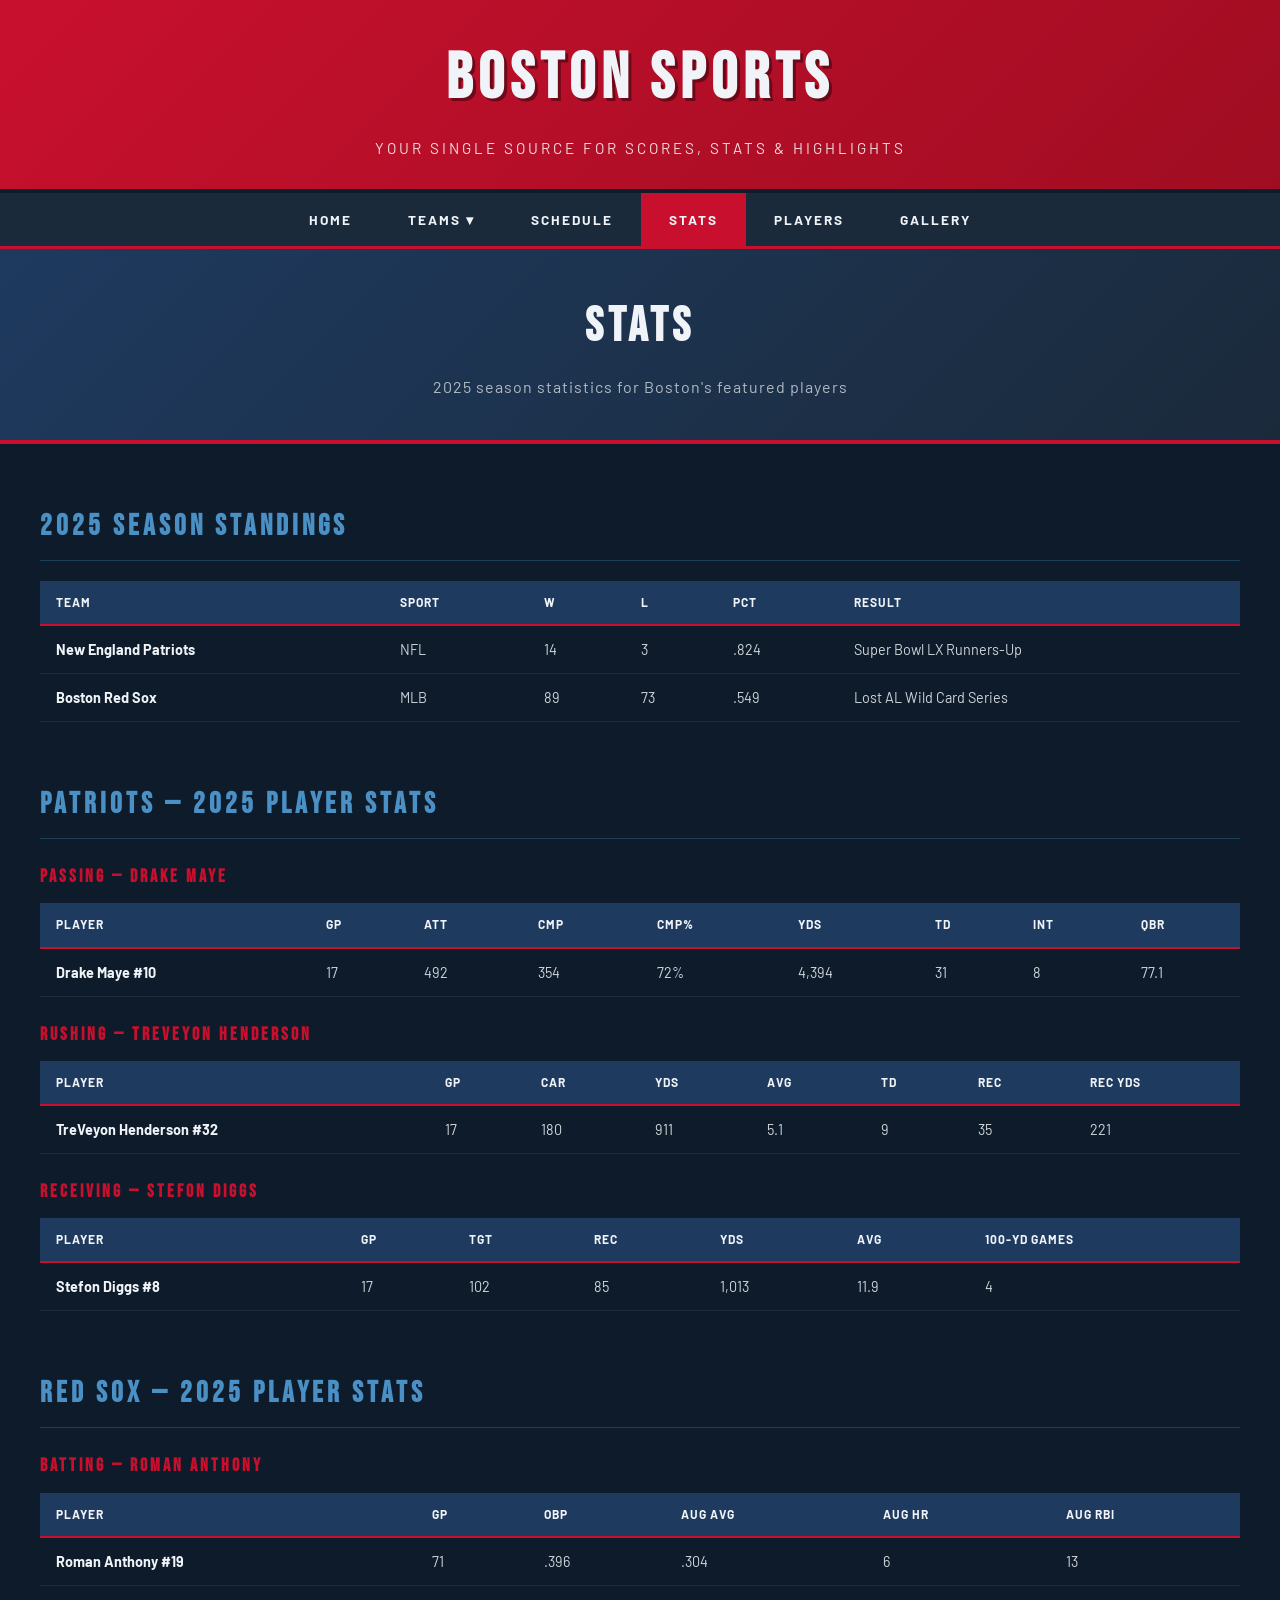
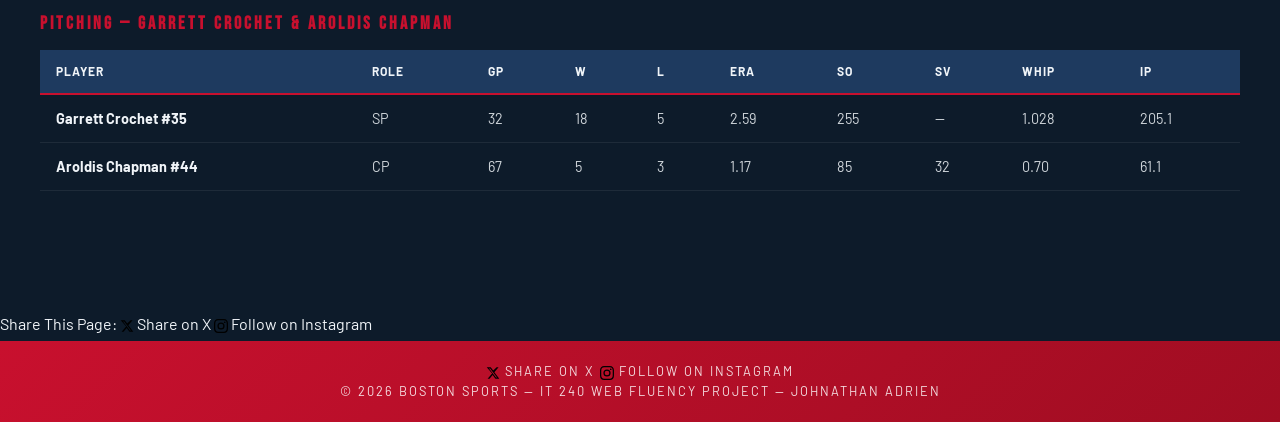
<file: stats.html>
<!DOCTYPE html>
<html lang="en">
<head>
  <meta charset="UTF-8" />
  <meta name="viewport" content="width=device-width, initial-scale=1.0"/>
  <title>Boston Sports | Stats</title>
  <link href="https://fonts.googleapis.com/css2?family=Bebas+Neue&family=Barlow:wght@400;600;700&display=swap" rel="stylesheet"/>
  <style>
    :root { --red: #C8102E; --navy: #0D1B2A; --navy-mid: #1B2A3B; --navy-light: #1e3a5f; --white: #F0F4F8; --accent: #4A90C4; }
    *, *::before, *::after { box-sizing: border-box; margin: 0; padding: 0; }
    body { font-family: 'Barlow', sans-serif; background-color: var(--navy); color: var(--white); line-height: 1.6; }
    a { text-decoration: none; color: inherit; }

    header { background: linear-gradient(135deg, var(--red) 0%, #a00d22 100%); padding: 28px 40px; text-align: center; border-bottom: 4px solid var(--navy); }
    header h1 { font-family: 'Bebas Neue', sans-serif; font-size: 4rem; letter-spacing: 6px; color: var(--white); text-shadow: 3px 3px 0px rgba(0,0,0,0.4); }
    header p { font-size: 0.95rem; color: rgba(255,255,255,0.85); letter-spacing: 3px; text-transform: uppercase; margin-top: 6px; }

    nav { background-color: var(--navy-mid); border-bottom: 3px solid var(--red); position: sticky; top: 0; z-index: 100; }
    nav ul { display: flex; list-style: none; justify-content: center; }
    nav ul li { position: relative; }
    nav ul li a { display: block; padding: 16px 28px; font-weight: 700; font-size: 0.85rem; letter-spacing: 2px; text-transform: uppercase; color: var(--white); transition: background 0.2s; }
    nav ul li a:hover, nav ul li a.active { background-color: var(--red); }
    nav ul li .dropdown { display: none; position: absolute; top: 100%; left: 0; background-color: var(--navy-light); border-top: 3px solid var(--red); min-width: 160px; z-index: 200; }
    nav ul li .dropdown li a { padding: 12px 20px; font-size: 0.8rem; border-bottom: 1px solid rgba(255,255,255,0.08); }
    nav ul li:hover .dropdown { display: block; }

    .page-hero { background: linear-gradient(135deg, var(--navy-light) 0%, var(--navy-mid) 100%); padding: 40px; text-align: center; border-bottom: 4px solid var(--red); }
    .page-hero h2 { font-family: 'Bebas Neue', sans-serif; font-size: 3rem; letter-spacing: 5px; color: var(--white); }
    .page-hero p { color: rgba(240,244,248,0.7); margin-top: 8px; letter-spacing: 1px; }

    .stats-container { padding: 60px 40px; }
    .stats-block { margin-bottom: 60px; }
    .stats-block h3 { font-family: 'Bebas Neue', sans-serif; font-size: 1.8rem; letter-spacing: 4px; color: var(--accent); margin-bottom: 20px; border-bottom: 1px solid rgba(74,144,196,0.3); padding-bottom: 10px; }
    .stats-block h4 { font-family: 'Bebas Neue', sans-serif; font-size: 1.1rem; letter-spacing: 3px; color: var(--red); margin: 24px 0 12px; text-transform: uppercase; }

    .stats-table { width: 100%; border-collapse: collapse; font-size: 0.9rem; margin-bottom: 10px; }
    .stats-table th { background-color: var(--navy-light); color: var(--white); padding: 12px 16px; text-align: left; font-weight: 700; letter-spacing: 1px; text-transform: uppercase; font-size: 0.75rem; border-bottom: 2px solid var(--red); }
    .stats-table td { padding: 12px 16px; border-bottom: 1px solid rgba(255,255,255,0.07); color: rgba(240,244,248,0.85); }
    .stats-table td:first-child { font-weight: 700; color: var(--white); }
    .stats-table tr:hover td { background-color: var(--navy-mid); }

    footer { background: linear-gradient(135deg, var(--red) 0%, #a00d22 100%); text-align: center; padding: 20px 40px; font-size: 0.8rem; letter-spacing: 2px; text-transform: uppercase; color: rgba(255,255,255,0.85); border-top: 4px solid var(--navy); }

    @media (max-width: 768px) {
      header h1 { font-size: 2.5rem; }
      nav ul { flex-wrap: wrap; }
      nav ul li a { padding: 12px 16px; font-size: 0.75rem; }
      .stats-container { padding: 30px 20px; }
      .stats-table { font-size: 0.78rem; }
      .stats-table th, .stats-table td { padding: 10px 8px; }
    }
  </style>
</head>
<body>

  <header>
    <h1>Boston Sports</h1>
    <p>Your single source for scores, stats &amp; highlights</p>
  </header>

  <nav>
    <ul>
      <li><a href="index.html">Home</a></li>
      <li>
        <a href="teams.html">Teams ▾</a>
        <ul class="dropdown">
          <li><a href="teams.html">Football</a></li>
          <li><a href="teams.html">Baseball</a></li>
        </ul>
      </li>
      <li><a href="schedule.html">Schedule</a></li>
      <li><a href="stats.html" class="active">Stats</a></li>
      <li><a href="players.html">Players</a></li>
      <li><a href="gallery.html">Gallery</a></li>
    </ul>
  </nav>

  <div class="page-hero">
    <h2>Stats</h2>
    <p>2025 season statistics for Boston's featured players</p>
  </div>

  <div class="stats-container">

    <!-- ── SEASON STANDINGS ── -->
    <div class="stats-block">
      <h3>2025 Season Standings</h3>
      <table class="stats-table">
        <thead>
          <tr><th>Team</th><th>Sport</th><th>W</th><th>L</th><th>Pct</th><th>Result</th></tr>
        </thead>
        <tbody>
          <tr><td>New England Patriots</td><td>NFL</td><td>14</td><td>3</td><td>.824</td><td>Super Bowl LX Runners-Up</td></tr>
          <tr><td>Boston Red Sox</td><td>MLB</td><td>89</td><td>73</td><td>.549</td><td>Lost AL Wild Card Series</td></tr>
        </tbody>
      </table>
    </div>

    <!-- ── PATRIOTS STATS ── -->
    <div class="stats-block">
      <h3>Patriots — 2025 Player Stats</h3>

      <h4>Passing — Drake Maye</h4>
      <table class="stats-table">
        <thead>
          <tr><th>Player</th><th>GP</th><th>ATT</th><th>CMP</th><th>CMP%</th><th>YDS</th><th>TD</th><th>INT</th><th>QBR</th></tr>
        </thead>
        <tbody>
          <tr><td>Drake Maye #10</td><td>17</td><td>492</td><td>354</td><td>72%</td><td>4,394</td><td>31</td><td>8</td><td>77.1</td></tr>
        </tbody>
      </table>

      <h4>Rushing — TreVeyon Henderson</h4>
      <table class="stats-table">
        <thead>
          <tr><th>Player</th><th>GP</th><th>CAR</th><th>YDS</th><th>AVG</th><th>TD</th><th>REC</th><th>REC YDS</th></tr>
        </thead>
        <tbody>
          <tr><td>TreVeyon Henderson #32</td><td>17</td><td>180</td><td>911</td><td>5.1</td><td>9</td><td>35</td><td>221</td></tr>
        </tbody>
      </table>

      <h4>Receiving — Stefon Diggs</h4>
      <table class="stats-table">
        <thead>
          <tr><th>Player</th><th>GP</th><th>TGT</th><th>REC</th><th>YDS</th><th>AVG</th><th>100-YD Games</th></tr>
        </thead>
        <tbody>
          <tr><td>Stefon Diggs #8</td><td>17</td><td>102</td><td>85</td><td>1,013</td><td>11.9</td><td>4</td></tr>
        </tbody>
      </table>
    </div>

    <!-- ── RED SOX STATS ── -->
    <div class="stats-block">
      <h3>Red Sox — 2025 Player Stats</h3>

      <h4>Batting — Roman Anthony</h4>
      <table class="stats-table">
        <thead>
          <tr><th>Player</th><th>GP</th><th>OBP</th><th>Aug AVG</th><th>Aug HR</th><th>Aug RBI</th></tr>
        </thead>
        <tbody>
          <tr><td>Roman Anthony #19</td><td>71</td><td>.396</td><td>.304</td><td>6</td><td>13</td></tr>
        </tbody>
      </table>

      <h4>Pitching — Garrett Crochet &amp; Aroldis Chapman</h4>
      <table class="stats-table">
        <thead>
          <tr><th>Player</th><th>Role</th><th>GP</th><th>W</th><th>L</th><th>ERA</th><th>SO</th><th>SV</th><th>WHIP</th><th>IP</th></tr>
        </thead>
        <tbody>
          <tr><td>Garrett Crochet #35</td><td>SP</td><td>32</td><td>18</td><td>5</td><td>2.59</td><td>255</td><td>--</td><td>1.028</td><td>205.1</td></tr>
          <tr><td>Aroldis Chapman #44</td><td>CP</td><td>67</td><td>5</td><td>3</td><td>1.17</td><td>85</td><td>32</td><td>0.70</td><td>61.1</td></tr>
        </tbody>
      </table>
    </div>

  </div>

  <!-- ── SHARE BAR ── -->
  <div class="share-bar">
    <span>Share This Page:</span>
    <a class="share-x" href="https://twitter.com/intent/tweet?text=Check+out+Boston+Sports!&url=https://mr2tymes.github.io/boston-sports/" target="_blank" rel="noopener">
      <svg viewBox="0 0 24 24" width="14" height="14" style="display:inline-block;vertical-align:middle;"><path d="M18.244 2.25h3.308l-7.227 8.26 8.502 11.24H16.17l-4.714-6.231-5.401 6.231H2.743l7.73-8.835L1.254 2.25H8.08l4.259 5.636 5.905-5.636Zm-1.161 17.52h1.833L7.084 4.126H5.117z"/></svg>
      Share on X
    </a>
    <a class="share-ig" href="https://www.instagram.com/redsox/" target="_blank" rel="noopener">
      <svg viewBox="0 0 24 24" width="14" height="14" style="display:inline-block;vertical-align:middle;"><path d="M12 2.163c3.204 0 3.584.012 4.85.07 3.252.148 4.771 1.691 4.919 4.919.058 1.265.069 1.645.069 4.849 0 3.205-.012 3.584-.069 4.849-.149 3.225-1.664 4.771-4.919 4.919-1.266.058-1.644.07-4.85.07-3.204 0-3.584-.012-4.849-.07-3.26-.149-4.771-1.699-4.919-4.92-.058-1.265-.07-1.644-.07-4.849 0-3.204.013-3.583.07-4.849.149-3.227 1.664-4.771 4.919-4.919 1.266-.057 1.645-.069 4.849-.069zM12 0C8.741 0 8.333.014 7.053.072 2.695.272.273 2.69.073 7.052.014 8.333 0 8.741 0 12c0 3.259.014 3.668.072 4.948.2 4.358 2.618 6.78 6.98 6.98C8.333 23.986 8.741 24 12 24c3.259 0 3.668-.014 4.948-.072 4.354-.2 6.782-2.618 6.979-6.98.059-1.28.073-1.689.073-4.948 0-3.259-.014-3.667-.072-4.947-.196-4.354-2.617-6.78-6.979-6.98C15.668.014 15.259 0 12 0zm0 5.838a6.162 6.162 0 100 12.324 6.162 6.162 0 000-12.324zM12 16a4 4 0 110-8 4 4 0 010 8zm6.406-11.845a1.44 1.44 0 100 2.881 1.44 1.44 0 000-2.881z"/></svg>
      Follow on Instagram
    </a>
  </div>

  <footer>
    <div class="footer-social">
      <a href="https://twitter.com/intent/tweet?text=Check+out+Boston+Sports!&url=https://mr2tymes.github.io/boston-sports/" target="_blank" rel="noopener">
        <svg viewBox="0 0 24 24" width="14" height="14" style="display:inline-block;vertical-align:middle;"><path d="M18.244 2.25h3.308l-7.227 8.26 8.502 11.24H16.17l-4.714-6.231-5.401 6.231H2.743l7.73-8.835L1.254 2.25H8.08l4.259 5.636 5.905-5.636Zm-1.161 17.52h1.833L7.084 4.126H5.117z"/></svg>
        Share on X
      </a>
      <a href="https://www.instagram.com/redsox/" target="_blank" rel="noopener">
        <svg viewBox="0 0 24 24" width="14" height="14" style="display:inline-block;vertical-align:middle;"><path d="M12 2.163c3.204 0 3.584.012 4.85.07 3.252.148 4.771 1.691 4.919 4.919.058 1.265.069 1.645.069 4.849 0 3.205-.012 3.584-.069 4.849-.149 3.225-1.664 4.771-4.919 4.919-1.266.058-1.644.07-4.85.07-3.204 0-3.584-.012-4.849-.07-3.26-.149-4.771-1.699-4.919-4.92-.058-1.265-.07-1.644-.07-4.849 0-3.204.013-3.583.07-4.849.149-3.227 1.664-4.771 4.919-4.919 1.266-.057 1.645-.069 4.849-.069zM12 0C8.741 0 8.333.014 7.053.072 2.695.272.273 2.69.073 7.052.014 8.333 0 8.741 0 12c0 3.259.014 3.668.072 4.948.2 4.358 2.618 6.78 6.98 6.98C8.333 23.986 8.741 24 12 24c3.259 0 3.668-.014 4.948-.072 4.354-.2 6.782-2.618 6.979-6.98.059-1.28.073-1.689.073-4.948 0-3.259-.014-3.667-.072-4.947-.196-4.354-2.617-6.78-6.979-6.98C15.668.014 15.259 0 12 0zm0 5.838a6.162 6.162 0 100 12.324 6.162 6.162 0 000-12.324zM12 16a4 4 0 110-8 4 4 0 010 8zm6.406-11.845a1.44 1.44 0 100 2.881 1.44 1.44 0 000-2.881z"/></svg>
        Follow on Instagram
      </a>
    </div>
    <p>&copy; 2026 Boston Sports &mdash; IT 240 Web Fluency Project &mdash; Johnathan Adrien</p>
  </footer>

</body>
</html>
</file>
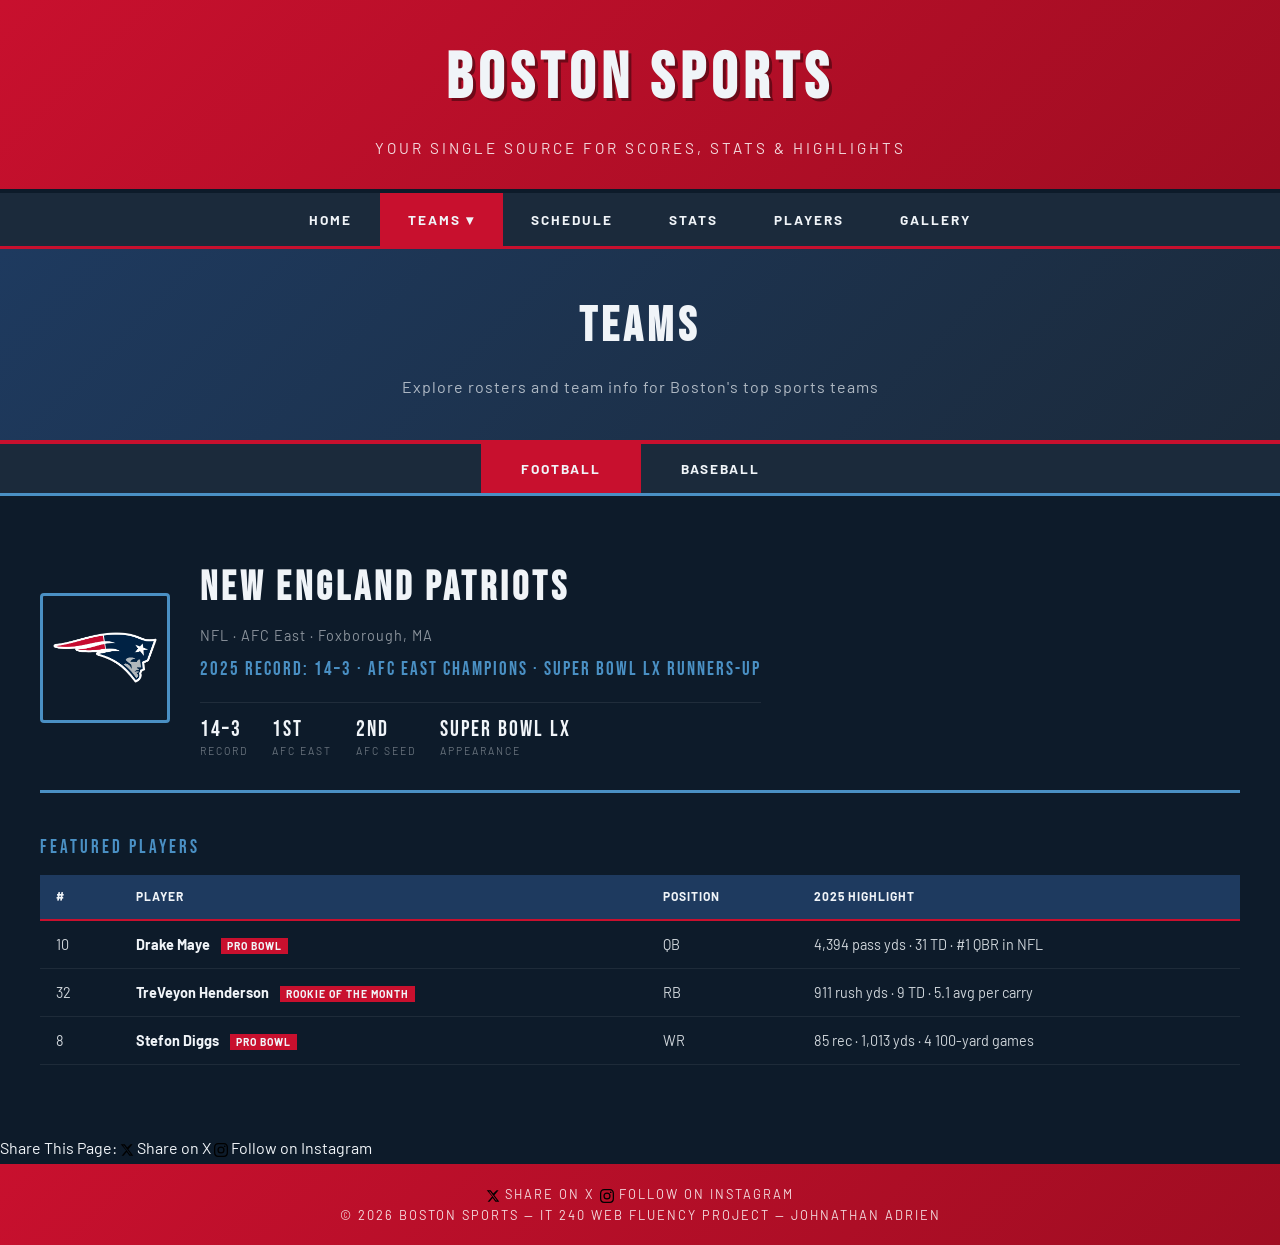
<file: teams.html>
<!DOCTYPE html>
<html lang="en">
<head>
  <meta charset="UTF-8" />
  <meta name="viewport" content="width=device-width, initial-scale=1.0"/>
  <title>Boston Sports | Teams</title>
  <link href="https://fonts.googleapis.com/css2?family=Bebas+Neue&family=Barlow:wght@400;600;700&display=swap" rel="stylesheet"/>
  <style>
    :root { --red: #C8102E; --navy: #0D1B2A; --navy-mid: #1B2A3B; --navy-light: #1e3a5f; --white: #F0F4F8; --accent: #4A90C4; }
    *, *::before, *::after { box-sizing: border-box; margin: 0; padding: 0; }
    body { font-family: 'Barlow', sans-serif; background-color: var(--navy); color: var(--white); line-height: 1.6; }
    a { text-decoration: none; color: inherit; }

    header { background: linear-gradient(135deg, var(--red) 0%, #a00d22 100%); padding: 28px 40px; text-align: center; border-bottom: 4px solid var(--navy); }
    header h1 { font-family: 'Bebas Neue', sans-serif; font-size: 4rem; letter-spacing: 6px; color: var(--white); text-shadow: 3px 3px 0px rgba(0,0,0,0.4); }
    header p { font-size: 0.95rem; color: rgba(255,255,255,0.85); letter-spacing: 3px; text-transform: uppercase; margin-top: 6px; }

    nav { background-color: var(--navy-mid); border-bottom: 3px solid var(--red); position: sticky; top: 0; z-index: 100; }
    nav ul { display: flex; list-style: none; justify-content: center; }
    nav ul li { position: relative; }
    nav ul li a { display: block; padding: 16px 28px; font-weight: 700; font-size: 0.85rem; letter-spacing: 2px; text-transform: uppercase; color: var(--white); transition: background 0.2s; }
    nav ul li a:hover, nav ul li a.active { background-color: var(--red); }
    nav ul li .dropdown { display: none; position: absolute; top: 100%; left: 0; background-color: var(--navy-light); border-top: 3px solid var(--red); min-width: 160px; z-index: 200; }
    nav ul li .dropdown li a { padding: 12px 20px; font-size: 0.8rem; border-bottom: 1px solid rgba(255,255,255,0.08); }
    nav ul li:hover .dropdown { display: block; }

    .page-hero { background: linear-gradient(135deg, var(--navy-light) 0%, var(--navy-mid) 100%); padding: 40px; text-align: center; border-bottom: 4px solid var(--red); }
    .page-hero h2 { font-family: 'Bebas Neue', sans-serif; font-size: 3rem; letter-spacing: 5px; color: var(--white); }
    .page-hero p { color: rgba(240,244,248,0.7); margin-top: 8px; letter-spacing: 1px; }

    .tab-bar { display: flex; justify-content: center; background-color: var(--navy-mid); border-bottom: 3px solid var(--accent); }
    .tab-bar button { background: none; border: none; color: var(--white); font-family: 'Barlow', sans-serif; font-weight: 700; font-size: 0.85rem; letter-spacing: 2px; text-transform: uppercase; padding: 16px 40px; cursor: pointer; transition: background 0.2s; }
    .tab-bar button:hover, .tab-bar button.active { background-color: var(--red); }

    .team-section { display: none; padding: 60px 40px; }
    .team-section.active { display: block; }

    .team-header { display: flex; align-items: center; gap: 30px; margin-bottom: 40px; border-bottom: 3px solid var(--accent); padding-bottom: 30px; }
    .team-logo { width: 130px; height: 130px; background-color: var(--navy); border: 3px solid var(--accent); display: flex; align-items: center; justify-content: center; flex-shrink: 0; overflow: hidden; padding: 10px; border-radius: 4px; }
    .team-info h3 { font-family: 'Bebas Neue', sans-serif; font-size: 2.5rem; letter-spacing: 4px; color: var(--white); }
    .team-info p { color: rgba(240,244,248,0.55); font-size: 0.9rem; letter-spacing: 1px; margin-top: 4px; }
    .team-info .record { font-family: 'Bebas Neue', sans-serif; font-size: 1.2rem; color: var(--accent); margin-top: 8px; letter-spacing: 2px; }

    .team-stats-row { display: flex; gap: 24px; flex-wrap: wrap; margin-top: 16px; padding-top: 16px; border-top: 1px solid rgba(255,255,255,0.08); }
    .team-stat { display: flex; flex-direction: column; }
    .team-stat .ts-val { font-family: 'Bebas Neue', sans-serif; font-size: 1.4rem; color: var(--white); letter-spacing: 2px; line-height: 1; }
    .team-stat .ts-lbl { font-size: 0.65rem; letter-spacing: 2px; text-transform: uppercase; color: rgba(240,244,248,0.4); margin-top: 2px; }

    .roster-section-label { font-family: 'Bebas Neue', sans-serif; font-size: 1.2rem; letter-spacing: 3px; color: var(--accent); margin: 30px 0 12px; text-transform: uppercase; }

    .roster-table { width: 100%; border-collapse: collapse; font-size: 0.9rem; margin-bottom: 10px; }
    .roster-table th { background-color: var(--navy-light); color: var(--white); padding: 12px 16px; text-align: left; font-weight: 700; letter-spacing: 1px; text-transform: uppercase; font-size: 0.75rem; border-bottom: 2px solid var(--red); }
    .roster-table td { padding: 12px 16px; border-bottom: 1px solid rgba(255,255,255,0.07); color: rgba(240,244,248,0.85); }
    .roster-table tr:hover td { background-color: var(--navy-mid); }
    .featured { color: var(--white) !important; font-weight: 700; }
    .featured-badge { font-size: 0.65rem; background-color: var(--red); color: var(--white); padding: 2px 6px; letter-spacing: 1px; text-transform: uppercase; margin-left: 8px; vertical-align: middle; }

    footer { background: linear-gradient(135deg, var(--red) 0%, #a00d22 100%); text-align: center; padding: 20px 40px; font-size: 0.8rem; letter-spacing: 2px; text-transform: uppercase; color: rgba(255,255,255,0.85); border-top: 4px solid var(--navy); }

    @media (max-width: 768px) {
      header h1 { font-size: 2.5rem; }
      nav ul { flex-wrap: wrap; }
      nav ul li a { padding: 12px 16px; font-size: 0.75rem; }
      .team-section { padding: 30px 20px; }
      .team-header { flex-direction: column; text-align: center; }
      .roster-table { font-size: 0.8rem; }
    }
  </style>
</head>
<body>

  <header>
    <h1>Boston Sports</h1>
    <p>Your single source for scores, stats &amp; highlights</p>
  </header>

  <nav>
    <ul>
      <li><a href="index.html">Home</a></li>
      <li>
        <a href="teams.html" class="active">Teams ▾</a>
        <ul class="dropdown">
          <li><a href="#" onclick="showTab('football')">Football</a></li>
          <li><a href="#" onclick="showTab('baseball')">Baseball</a></li>
        </ul>
      </li>
      <li><a href="schedule.html">Schedule</a></li>
      <li><a href="stats.html">Stats</a></li>
      <li><a href="players.html">Players</a></li>
      <li><a href="gallery.html">Gallery</a></li>
    </ul>
  </nav>

  <div class="page-hero">
    <h2>Teams</h2>
    <p>Explore rosters and team info for Boston's top sports teams</p>
  </div>

  <div class="tab-bar">
    <button class="active" onclick="showTab('football')">Football</button>
    <button onclick="showTab('baseball')">Baseball</button>
  </div>

  <!-- ── PATRIOTS ── -->
  <section class="team-section active" id="football">
    <div class="team-header">
      <div class="team-logo"><img src="images/New_England_Patriots_Logo.png" alt="New England Patriots" style="width:100%;height:100%;object-fit:contain;"></div>
      <div class="team-info">
        <h3>New England Patriots</h3>
        <p>NFL · AFC East · Foxborough, MA</p>
        <p class="record">2025 Record: 14–3 · AFC East Champions · Super Bowl LX Runners-Up</p>
        <div class="team-stats-row">
          <div class="team-stat"><span class="ts-val">14–3</span><span class="ts-lbl">Record</span></div>
          <div class="team-stat"><span class="ts-val">1st</span><span class="ts-lbl">AFC East</span></div>
          <div class="team-stat"><span class="ts-val">2nd</span><span class="ts-lbl">AFC Seed</span></div>
          <div class="team-stat"><span class="ts-val">Super Bowl LX</span><span class="ts-lbl">Appearance</span></div>
        </div>
      </div>
    </div>

    <div class="roster-section-label">Featured Players</div>
    <table class="roster-table">
      <thead>
        <tr><th>#</th><th>Player</th><th>Position</th><th>2025 Highlight</th></tr>
      </thead>
      <tbody>
        <tr>
          <td>10</td>
          <td class="featured">Drake Maye <span class="featured-badge">Pro Bowl</span></td>
          <td>QB</td>
          <td>4,394 pass yds · 31 TD · #1 QBR in NFL</td>
        </tr>
        <tr>
          <td>32</td>
          <td class="featured">TreVeyon Henderson <span class="featured-badge">Rookie of the Month</span></td>
          <td>RB</td>
          <td>911 rush yds · 9 TD · 5.1 avg per carry</td>
        </tr>
        <tr>
          <td>8</td>
          <td class="featured">Stefon Diggs <span class="featured-badge">Pro Bowl</span></td>
          <td>WR</td>
          <td>85 rec · 1,013 yds · 4 100-yard games</td>
        </tr>
      </tbody>
    </table>
  </section>

  <!-- ── RED SOX ── -->
  <section class="team-section" id="baseball">
    <div class="team-header">
      <div class="team-logo"><img src="images/Boston_Red_Sox_Logo.png" alt="Boston Red Sox" style="width:100%;height:100%;object-fit:contain;"></div>
      <div class="team-info">
        <h3>Boston Red Sox</h3>
        <p>MLB · AL East · Boston, MA</p>
        <p class="record">2025 Record: 89–73 · AL Wild Card · Lost Wild Card Series vs. NYY</p>
        <div class="team-stats-row">
          <div class="team-stat"><span class="ts-val">89–73</span><span class="ts-lbl">Record</span></div>
          <div class="team-stat"><span class="ts-val">3rd</span><span class="ts-lbl">AL East</span></div>
          <div class="team-stat"><span class="ts-val">Wild Card</span><span class="ts-lbl">Postseason</span></div>
          <div class="team-stat"><span class="ts-val">Fenway Park</span><span class="ts-lbl">Home Stadium</span></div>
        </div>
      </div>
    </div>

    <div class="roster-section-label">Featured Players</div>
    <table class="roster-table">
      <thead>
        <tr><th>#</th><th>Player</th><th>Position</th><th>2025 Highlight</th></tr>
      </thead>
      <tbody>
        <tr>
          <td>35</td>
          <td class="featured">Garrett Crochet <span class="featured-badge">2x All-Star</span></td>
          <td>SP</td>
          <td>18-5 · 2.59 ERA · 255 SO — Led MLB in strikeouts</td>
        </tr>
        <tr>
          <td>44</td>
          <td class="featured">Aroldis Chapman <span class="featured-badge">Rivera Award</span></td>
          <td>CP</td>
          <td>32 SV · 103.8 mph top velocity · #1 ERA among relievers</td>
        </tr>
        <tr>
          <td>19</td>
          <td class="featured">Roman Anthony <span class="featured-badge">All-Rookie Team</span></td>
          <td>OF</td>
          <td>71 GP · .396 OBP · AL Rookie of the Month — August</td>
        </tr>
      </tbody>
    </table>
  </section>

  <!-- ── SHARE BAR ── -->
  <div class="share-bar">
    <span>Share This Page:</span>
    <a class="share-x" href="https://twitter.com/intent/tweet?text=Check+out+Boston+Sports!&url=https://mr2tymes.github.io/boston-sports/" target="_blank" rel="noopener">
      <svg viewBox="0 0 24 24" width="14" height="14" style="display:inline-block;vertical-align:middle;"><path d="M18.244 2.25h3.308l-7.227 8.26 8.502 11.24H16.17l-4.714-6.231-5.401 6.231H2.743l7.73-8.835L1.254 2.25H8.08l4.259 5.636 5.905-5.636Zm-1.161 17.52h1.833L7.084 4.126H5.117z"/></svg>
      Share on X
    </a>
    <a class="share-ig" href="https://www.instagram.com/redsox/" target="_blank" rel="noopener">
      <svg viewBox="0 0 24 24" width="14" height="14" style="display:inline-block;vertical-align:middle;"><path d="M12 2.163c3.204 0 3.584.012 4.85.07 3.252.148 4.771 1.691 4.919 4.919.058 1.265.069 1.645.069 4.849 0 3.205-.012 3.584-.069 4.849-.149 3.225-1.664 4.771-4.919 4.919-1.266.058-1.644.07-4.85.07-3.204 0-3.584-.012-4.849-.07-3.26-.149-4.771-1.699-4.919-4.92-.058-1.265-.07-1.644-.07-4.849 0-3.204.013-3.583.07-4.849.149-3.227 1.664-4.771 4.919-4.919 1.266-.057 1.645-.069 4.849-.069zM12 0C8.741 0 8.333.014 7.053.072 2.695.272.273 2.69.073 7.052.014 8.333 0 8.741 0 12c0 3.259.014 3.668.072 4.948.2 4.358 2.618 6.78 6.98 6.98C8.333 23.986 8.741 24 12 24c3.259 0 3.668-.014 4.948-.072 4.354-.2 6.782-2.618 6.979-6.98.059-1.28.073-1.689.073-4.948 0-3.259-.014-3.667-.072-4.947-.196-4.354-2.617-6.78-6.979-6.98C15.668.014 15.259 0 12 0zm0 5.838a6.162 6.162 0 100 12.324 6.162 6.162 0 000-12.324zM12 16a4 4 0 110-8 4 4 0 010 8zm6.406-11.845a1.44 1.44 0 100 2.881 1.44 1.44 0 000-2.881z"/></svg>
      Follow on Instagram
    </a>
  </div>

  <footer>
    <div class="footer-social">
      <a href="https://twitter.com/intent/tweet?text=Check+out+Boston+Sports!&url=https://mr2tymes.github.io/boston-sports/" target="_blank" rel="noopener">
        <svg viewBox="0 0 24 24" width="14" height="14" style="display:inline-block;vertical-align:middle;"><path d="M18.244 2.25h3.308l-7.227 8.26 8.502 11.24H16.17l-4.714-6.231-5.401 6.231H2.743l7.73-8.835L1.254 2.25H8.08l4.259 5.636 5.905-5.636Zm-1.161 17.52h1.833L7.084 4.126H5.117z"/></svg>
        Share on X
      </a>
      <a href="https://www.instagram.com/redsox/" target="_blank" rel="noopener">
        <svg viewBox="0 0 24 24" width="14" height="14" style="display:inline-block;vertical-align:middle;"><path d="M12 2.163c3.204 0 3.584.012 4.85.07 3.252.148 4.771 1.691 4.919 4.919.058 1.265.069 1.645.069 4.849 0 3.205-.012 3.584-.069 4.849-.149 3.225-1.664 4.771-4.919 4.919-1.266.058-1.644.07-4.85.07-3.204 0-3.584-.012-4.849-.07-3.26-.149-4.771-1.699-4.919-4.92-.058-1.265-.07-1.644-.07-4.849 0-3.204.013-3.583.07-4.849.149-3.227 1.664-4.771 4.919-4.919 1.266-.057 1.645-.069 4.849-.069zM12 0C8.741 0 8.333.014 7.053.072 2.695.272.273 2.69.073 7.052.014 8.333 0 8.741 0 12c0 3.259.014 3.668.072 4.948.2 4.358 2.618 6.78 6.98 6.98C8.333 23.986 8.741 24 12 24c3.259 0 3.668-.014 4.948-.072 4.354-.2 6.782-2.618 6.979-6.98.059-1.28.073-1.689.073-4.948 0-3.259-.014-3.667-.072-4.947-.196-4.354-2.617-6.78-6.979-6.98C15.668.014 15.259 0 12 0zm0 5.838a6.162 6.162 0 100 12.324 6.162 6.162 0 000-12.324zM12 16a4 4 0 110-8 4 4 0 010 8zm6.406-11.845a1.44 1.44 0 100 2.881 1.44 1.44 0 000-2.881z"/></svg>
        Follow on Instagram
      </a>
    </div>
    <p>&copy; 2026 Boston Sports &mdash; IT 240 Web Fluency Project &mdash; Johnathan Adrien</p>
  </footer>

  <script>
    function showTab(tab) {
      document.querySelectorAll('.team-section').forEach(s => s.classList.remove('active'));
      document.querySelectorAll('.tab-bar button').forEach(b => b.classList.remove('active'));
      document.getElementById(tab).classList.add('active');
      event.target.classList.add('active');
    }
  </script>
</body>
</html>
</file>
<file: styles.css>
/* ============================================
   Boston Sports — Main Stylesheet
   IT 240 Web Fluency Project
   Johnathan Adrien
   ============================================ */

/* ── CSS Variables ── */
:root {
  --red:        #C8102E;
  --navy:       #0D1B2A;
  --navy-mid:   #1B2A3B;
  --navy-light: #1e3a5f;
  --white:      #F0F4F8;
  --accent:     #4A90C4;
}

/* ── Reset & Base ── */
*, *::before, *::after {
  box-sizing: border-box;
  margin: 0;
  padding: 0;
}

body {
  font-family: 'Barlow', sans-serif;
  background-color: var(--navy);
  color: var(--white);
  line-height: 1.6;
}

a {
  text-decoration: none;
  color: inherit;
}

/* ── HEADER ── */
header {
  background: linear-gradient(135deg, var(--red) 0%, #a00d22 100%);
  padding: 28px 40px;
  text-align: center;
  border-bottom: 4px solid var(--navy);
}

header h1 {
  font-family: 'Bebas Neue', sans-serif;
  font-size: 4rem;
  letter-spacing: 6px;
  color: var(--white);
  text-shadow: 3px 3px 0px rgba(0,0,0,0.4);
}

header p {
  font-size: 0.95rem;
  color: rgba(255,255,255,0.85);
  letter-spacing: 3px;
  text-transform: uppercase;
  margin-top: 6px;
}

/* ── NAVIGATION ── */
nav {
  background-color: var(--navy-mid);
  border-bottom: 3px solid var(--red);
  position: sticky;
  top: 0;
  z-index: 100;
}

nav ul {
  display: flex;
  list-style: none;
  justify-content: center;
}

nav ul li {
  position: relative;
}

nav ul li a {
  display: block;
  padding: 16px 28px;
  font-weight: 700;
  font-size: 0.85rem;
  letter-spacing: 2px;
  text-transform: uppercase;
  color: var(--white);
  transition: background 0.2s;
}

nav ul li a:hover,
nav ul li a.active {
  background-color: var(--red);
}

nav ul li .dropdown {
  display: none;
  position: absolute;
  top: 100%;
  left: 0;
  background-color: var(--navy-light);
  border-top: 3px solid var(--red);
  min-width: 160px;
  z-index: 200;
}

nav ul li .dropdown li a {
  padding: 12px 20px;
  font-size: 0.8rem;
  border-bottom: 1px solid rgba(255,255,255,0.08);
}

nav ul li:hover .dropdown {
  display: block;
}

/* ── PAGE HERO ── */
.page-hero {
  background: linear-gradient(135deg, var(--navy-light) 0%, var(--navy-mid) 100%);
  padding: 40px;
  text-align: center;
  border-bottom: 4px solid var(--red);
}

.page-hero h2 {
  font-family: 'Bebas Neue', sans-serif;
  font-size: 3rem;
  letter-spacing: 5px;
  color: var(--white);
}

.page-hero p {
  color: rgba(240,244,248,0.7);
  margin-top: 8px;
  letter-spacing: 1px;
}

/* ── FOOTER ── */
footer {
  background: linear-gradient(135deg, var(--red) 0%, #a00d22 100%);
  text-align: center;
  padding: 30px 40px;
  font-size: 0.8rem;
  letter-spacing: 2px;
  text-transform: uppercase;
  color: rgba(255,255,255,0.85);
  border-top: 4px solid var(--navy);
}

/* Social media follow links in footer */
.footer-social {
  display: flex;
  justify-content: center;
  gap: 16px;
  margin-bottom: 16px;
}

.footer-social a {
  display: flex;
  align-items: center;
  gap: 6px;
  background-color: rgba(255,255,255,0.15);
  color: var(--white);
  padding: 5px 12px;
  border-radius: 4px;
  font-size: 0.65rem;
  font-weight: 700;
  letter-spacing: 2px;
  text-transform: uppercase;
  transition: background 0.2s;
  text-decoration: none;
}

.footer-social a:hover {
  background-color: rgba(255,255,255,0.3);
}

.footer-social svg {
  width: 13px;
  height: 13px;
  fill: var(--white);
}

/* Share buttons */
.share-bar {
  background-color: var(--navy-mid);
  padding: 8px 40px;
  display: flex;
  align-items: center;
  gap: 10px;
  border-top: 1px solid rgba(255,255,255,0.07);
  flex-wrap: wrap;
}

.share-bar span {
  font-size: 0.65rem;
  font-weight: 700;
  letter-spacing: 2px;
  text-transform: uppercase;
  color: rgba(240,244,248,0.5);
}

.share-bar a {
  display: flex;
  align-items: center;
  gap: 5px;
  padding: 4px 10px;
  font-size: 0.65rem;
  font-weight: 700;
  letter-spacing: 1.5px;
  text-transform: uppercase;
  border-radius: 4px;
  transition: background 0.2s, color 0.2s;
  text-decoration: none;
}

.share-bar a.share-x {
  background-color: #000000;
  color: #ffffff;
}

.share-bar a.share-x:hover {
  background-color: #333333;
}

.share-bar a.share-ig {
  background: linear-gradient(135deg, #833ab4, #fd1d1d, #fcb045);
  color: #ffffff;
}

.share-bar a.share-ig:hover {
  opacity: 0.85;
}

.share-bar svg,
.footer-social svg {
  width: 14px !important;
  height: 14px !important;
  max-width: 14px;
  fill: currentColor;
  flex-shrink: 0;
}

@media (max-width: 768px) {
  .share-bar { padding: 8px 20px; }
  .footer-social { flex-wrap: wrap; }
}

/* ── STATS TABLES (shared across pages) ── */
.stats-table {
  width: 100%;
  border-collapse: collapse;
  font-size: 0.9rem;
  margin-bottom: 10px;
}

.stats-table th {
  background-color: var(--navy-light);
  color: var(--white);
  padding: 12px 16px;
  text-align: left;
  font-weight: 700;
  letter-spacing: 1px;
  text-transform: uppercase;
  font-size: 0.75rem;
  border-bottom: 2px solid var(--red);
}

.stats-table td {
  padding: 12px 16px;
  border-bottom: 1px solid rgba(255,255,255,0.07);
  color: rgba(240,244,248,0.85);
}

.stats-table td:first-child {
  font-weight: 700;
  color: var(--white);
}

.stats-table tr:hover td {
  background-color: var(--navy-mid);
}

/* ── HOMEPAGE HERO ── */
.hero {
  display: flex;
  height: 340px;
  overflow: hidden;
}

.hero-image {
  flex: 1;
  background-color: var(--navy-mid);
  display: flex;
  flex-direction: column;
  align-items: center;
  justify-content: center;
  gap: 16px;
  border-right: 2px solid var(--navy);
  position: relative;
  overflow: hidden;
  transition: background 0.3s;
}

.hero-image:hover { background-color: var(--navy-light); }
.hero-image:last-child { border-right: none; }

.hero-image-logo {
  width: 160px;
  height: 160px;
  background-color: #ffffff;
  border-radius: 4px;
  display: flex;
  align-items: center;
  justify-content: center;
  padding: 12px;
}

.hero-image-logo img {
  width: 100%;
  height: 100%;
  object-fit: contain;
}

.hero-image-label {
  background-color: var(--red);
  color: var(--white);
  font-family: 'Bebas Neue', sans-serif;
  font-size: 1.2rem;
  letter-spacing: 3px;
  padding: 6px 20px;
}

.hero-record {
  font-size: 0.8rem;
  letter-spacing: 2px;
  text-transform: uppercase;
  color: var(--accent);
}

/* ── HIGHLIGHTS ── */
.highlights {
  background-color: var(--navy-mid);
  padding: 60px 40px;
  text-align: center;
  border-top: 4px solid var(--accent);
}

.highlights h2 {
  font-family: 'Bebas Neue', sans-serif;
  font-size: 3.5rem;
  letter-spacing: 6px;
  color: var(--white);
  margin-bottom: 12px;
}

.highlights > p {
  color: rgba(240,244,248,0.55);
  font-size: 0.95rem;
  letter-spacing: 1px;
  max-width: 500px;
  margin: 0 auto;
}

.highlights-grid {
  display: flex;
  gap: 20px;
  margin-top: 40px;
  flex-wrap: wrap;
  justify-content: center;
}

.highlight-card {
  background-color: var(--navy);
  border: 1px solid rgba(74,144,196,0.2);
  border-top: 3px solid var(--red);
  padding: 24px;
  flex: 1;
  min-width: 220px;
  max-width: 300px;
  text-align: left;
}

.highlight-card .tag {
  font-size: 0.7rem;
  letter-spacing: 2px;
  text-transform: uppercase;
  color: var(--accent);
  font-weight: 700;
  margin-bottom: 10px;
}

.highlight-card h3 {
  font-family: 'Bebas Neue', sans-serif;
  font-size: 1.4rem;
  letter-spacing: 2px;
  margin-bottom: 8px;
  color: var(--white);
}

.highlight-card p {
  font-size: 0.85rem;
  color: rgba(240,244,248,0.55);
  line-height: 1.6;
}

/* ── STATS PREVIEW (homepage) ── */
.stats-preview {
  padding: 60px 40px;
  background-color: var(--navy);
  border-top: 4px solid var(--red);
}

.stats-preview h2 {
  font-family: 'Bebas Neue', sans-serif;
  font-size: 2.5rem;
  letter-spacing: 4px;
  margin-bottom: 24px;
  color: var(--white);
}

/* ── TEAMS PAGE ── */
.tab-bar {
  display: flex;
  justify-content: center;
  background-color: var(--navy-mid);
  border-bottom: 3px solid var(--accent);
}

.tab-bar button {
  background: none;
  border: none;
  color: var(--white);
  font-family: 'Barlow', sans-serif;
  font-weight: 700;
  font-size: 0.85rem;
  letter-spacing: 2px;
  text-transform: uppercase;
  padding: 16px 40px;
  cursor: pointer;
  transition: background 0.2s;
}

.tab-bar button:hover,
.tab-bar button.active {
  background-color: var(--red);
}

.team-section {
  display: none;
  padding: 60px 40px;
}

.team-section.active {
  display: block;
}

.team-header {
  display: flex;
  align-items: center;
  gap: 30px;
  margin-bottom: 40px;
  border-bottom: 3px solid var(--accent);
  padding-bottom: 30px;
}

.team-logo {
  width: 130px;
  height: 130px;
  background-color: var(--navy);
  border: 3px solid var(--accent);
  display: flex;
  align-items: center;
  justify-content: center;
  flex-shrink: 0;
  overflow: hidden;
  padding: 10px;
  border-radius: 4px;
}

.team-logo img {
  width: 100%;
  height: 100%;
  object-fit: contain;
}

.team-info h3 {
  font-family: 'Bebas Neue', sans-serif;
  font-size: 2.5rem;
  letter-spacing: 4px;
  color: var(--white);
}

.team-info p {
  color: rgba(240,244,248,0.55);
  font-size: 0.9rem;
  letter-spacing: 1px;
  margin-top: 4px;
}

.team-info .record {
  color: var(--accent);
  font-size: 0.85rem;
  letter-spacing: 1px;
  margin-top: 6px;
}

.team-stats-row {
  display: flex;
  gap: 24px;
  flex-wrap: wrap;
  margin-top: 16px;
  padding-top: 16px;
  border-top: 1px solid rgba(255,255,255,0.08);
}

.team-stat {
  display: flex;
  flex-direction: column;
}

.team-stat .ts-val {
  font-family: 'Bebas Neue', sans-serif;
  font-size: 1.4rem;
  color: var(--white);
  letter-spacing: 2px;
  line-height: 1;
}

.team-stat .ts-lbl {
  font-size: 0.65rem;
  letter-spacing: 2px;
  text-transform: uppercase;
  color: rgba(240,244,248,0.4);
  margin-top: 2px;
}

.roster-section-label {
  font-family: 'Bebas Neue', sans-serif;
  font-size: 1.2rem;
  letter-spacing: 3px;
  color: var(--accent);
  margin: 30px 0 12px;
  text-transform: uppercase;
}

.roster-table {
  width: 100%;
  border-collapse: collapse;
  font-size: 0.9rem;
}

.roster-table th {
  background-color: var(--navy-light);
  color: var(--white);
  padding: 12px 16px;
  text-align: left;
  font-weight: 700;
  letter-spacing: 1px;
  text-transform: uppercase;
  font-size: 0.75rem;
  border-bottom: 2px solid var(--red);
}

.roster-table td {
  padding: 12px 16px;
  border-bottom: 1px solid rgba(255,255,255,0.07);
  color: rgba(240,244,248,0.85);
}

.roster-table tr:hover td {
  background-color: var(--navy-mid);
}

.featured { font-weight: 700; color: var(--white); }

.featured-badge {
  font-size: 0.65rem;
  font-weight: 700;
  letter-spacing: 1px;
  text-transform: uppercase;
  padding: 2px 8px;
  background-color: var(--red);
  color: var(--white);
  margin-left: 6px;
  vertical-align: middle;
}

/* ── SCHEDULE PAGE ── */
.schedule-container { padding: 60px 40px; }

.schedule-block { margin-bottom: 50px; }

.schedule-block h3 {
  font-family: 'Bebas Neue', sans-serif;
  font-size: 1.8rem;
  letter-spacing: 4px;
  color: var(--accent);
  margin-bottom: 16px;
  border-bottom: 1px solid rgba(74,144,196,0.3);
  padding-bottom: 10px;
}

.game-card {
  background-color: var(--navy-mid);
  border-left: 4px solid var(--red);
  padding: 20px 24px;
  margin-bottom: 12px;
  display: flex;
  justify-content: space-between;
  align-items: center;
  flex-wrap: wrap;
  gap: 12px;
}

.game-info { display: flex; flex-direction: column; gap: 4px; }

.game-info .matchup {
  font-family: 'Bebas Neue', sans-serif;
  font-size: 1.4rem;
  letter-spacing: 2px;
  color: var(--white);
}

.game-info .details {
  font-size: 0.8rem;
  color: rgba(240,244,248,0.45);
  letter-spacing: 1px;
  text-transform: uppercase;
}

.game-result {
  font-family: 'Bebas Neue', sans-serif;
  font-size: 1.6rem;
  letter-spacing: 2px;
  text-align: right;
}

.game-result.win { color: #4caf50; }
.game-result.loss { color: var(--red); }
.game-result.tbd { color: var(--accent); }

.badge {
  font-size: 0.7rem;
  font-weight: 700;
  letter-spacing: 2px;
  text-transform: uppercase;
  padding: 4px 10px;
  background-color: var(--red);
  color: var(--white);
}

.badge.upcoming {
  background-color: var(--navy-light);
  color: var(--accent);
  border: 1px solid var(--accent);
}

/* ── STATS PAGE ── */
.stats-container { padding: 60px 40px; }

.stats-block { margin-bottom: 60px; }

.stats-block h3 {
  font-family: 'Bebas Neue', sans-serif;
  font-size: 1.8rem;
  letter-spacing: 4px;
  color: var(--accent);
  margin-bottom: 20px;
  border-bottom: 1px solid rgba(74,144,196,0.3);
  padding-bottom: 10px;
}

.stats-block h4 {
  font-family: 'Bebas Neue', sans-serif;
  font-size: 1.1rem;
  letter-spacing: 3px;
  color: var(--red);
  margin: 24px 0 12px;
  text-transform: uppercase;
}

/* ── PLAYERS PAGE ── */
.players-container { padding: 60px 40px; }

.team-label {
  font-family: 'Bebas Neue', sans-serif;
  font-size: 1.8rem;
  letter-spacing: 4px;
  color: var(--accent);
  margin-bottom: 24px;
  border-bottom: 1px solid rgba(74,144,196,0.3);
  padding-bottom: 10px;
}

.featured-players {
  display: flex;
  flex-direction: column;
  gap: 30px;
  margin-bottom: 60px;
}

.player-profile {
  background-color: var(--navy-mid);
  border-left: 5px solid var(--red);
  display: flex;
  gap: 0;
  overflow: hidden;
}

.player-photo-box {
  width: 160px;
  height: 280px;
  background-color: var(--navy-light);
  display: flex;
  align-items: center;
  justify-content: center;
  font-size: 0.75rem;
  letter-spacing: 2px;
  color: rgba(255,255,255,0.2);
  text-transform: uppercase;
  flex-shrink: 0;
  text-align: center;
  overflow: hidden;
}

.player-photo-box img {
  width: 100%;
  height: 100%;
  object-fit: cover;
  object-position: center top;
  display: block;
}

.player-details { padding: 24px 28px; flex: 1; }

.player-top {
  display: flex;
  align-items: flex-start;
  justify-content: space-between;
  flex-wrap: wrap;
  gap: 12px;
  margin-bottom: 12px;
}

.player-name-block .number {
  font-family: 'Bebas Neue', sans-serif;
  font-size: 1rem;
  color: var(--red);
  letter-spacing: 2px;
}

.player-name-block .name {
  font-family: 'Bebas Neue', sans-serif;
  font-size: 2rem;
  letter-spacing: 3px;
  color: var(--white);
  line-height: 1.1;
}

.player-name-block .position {
  font-size: 0.8rem;
  letter-spacing: 2px;
  text-transform: uppercase;
  color: var(--accent);
  margin-top: 4px;
}

.player-badges {
  display: flex;
  gap: 8px;
  flex-wrap: wrap;
}

.player-badges .badge {
  font-size: 0.65rem;
  font-weight: 700;
  letter-spacing: 1.5px;
  text-transform: uppercase;
  padding: 4px 10px;
  border: 1px solid var(--accent);
  color: var(--accent);
  background: none;
}

.player-badges .badge.red {
  border-color: var(--red);
  color: var(--red);
}

.player-bio {
  font-size: 0.88rem;
  color: rgba(240,244,248,0.65);
  line-height: 1.7;
  margin-bottom: 20px;
  max-width: 700px;
}

.player-stat-row {
  display: flex;
  gap: 24px;
  flex-wrap: wrap;
  padding-top: 16px;
  border-top: 1px solid rgba(255,255,255,0.08);
}

.stat-box {
  display: flex;
  flex-direction: column;
  align-items: center;
  min-width: 60px;
}

.stat-box .val {
  font-family: 'Bebas Neue', sans-serif;
  font-size: 1.8rem;
  color: var(--white);
  line-height: 1;
}

.stat-box .lbl {
  font-size: 0.65rem;
  letter-spacing: 2px;
  text-transform: uppercase;
  color: rgba(240,244,248,0.4);
  margin-top: 2px;
}

/* ── MOBILE RESPONSIVENESS ── */
@media (max-width: 768px) {
  header h1 { font-size: 2.5rem; }
  nav ul { flex-wrap: wrap; justify-content: flex-start; }
  nav ul li a { padding: 12px 16px; font-size: 0.75rem; }
  .hero { flex-direction: column; height: auto; }
  .hero-image { height: 220px; border-right: none; border-bottom: 2px solid var(--navy); }
  .highlights, .stats-preview { padding: 40px 20px; }
  .highlights h2 { font-size: 2.5rem; }
  .stats-table { font-size: 0.8rem; }
  .stats-table th, .stats-table td { padding: 10px; }
  .team-section { padding: 30px 20px; }
  .team-header { flex-direction: column; text-align: center; }
  .schedule-container { padding: 30px 20px; }
  .game-card { flex-direction: column; }
  .stats-container { padding: 30px 20px; }
  .stats-table { font-size: 0.78rem; }
  .stats-table th, .stats-table td { padding: 10px 8px; }
  .players-container { padding: 30px 20px; }
  .player-profile { flex-direction: column; }
  .player-photo-box { width: 100%; height: 180px; }
  .player-stat-row { gap: 16px; }
}
</file>
